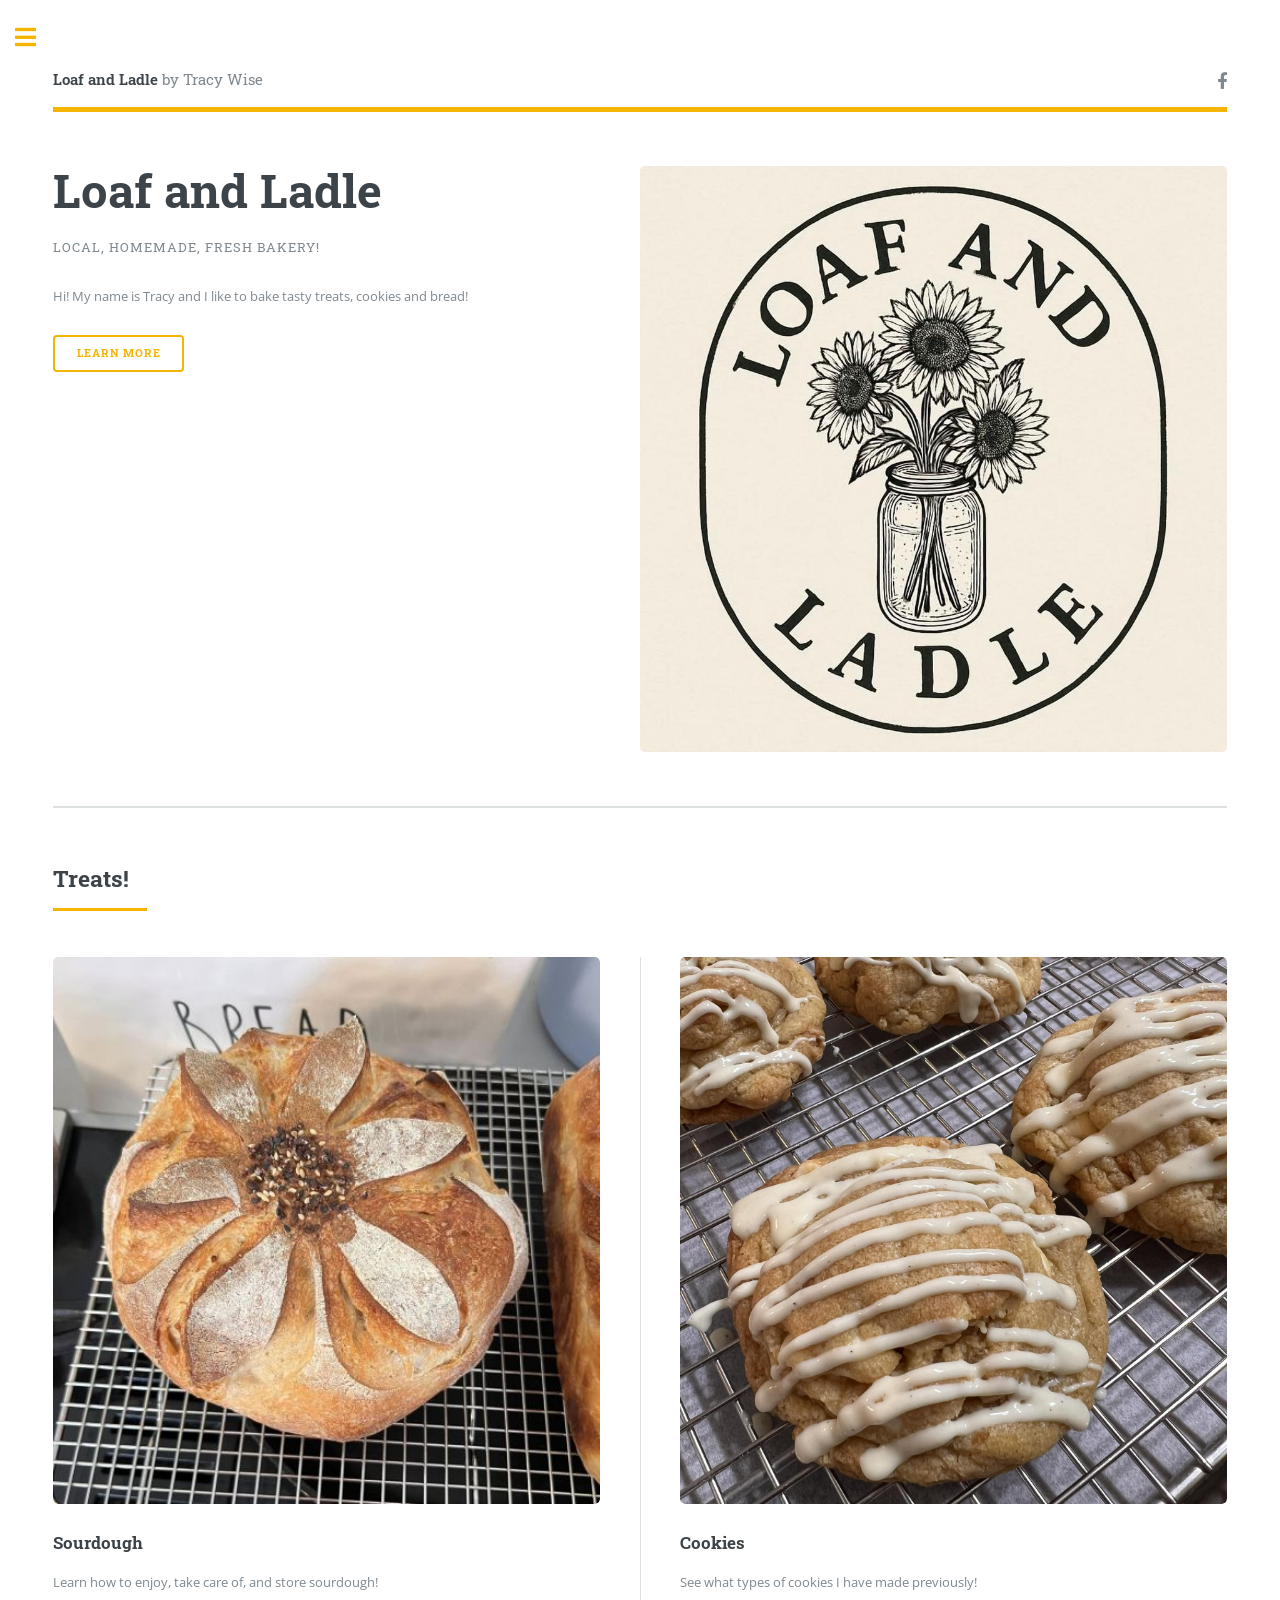
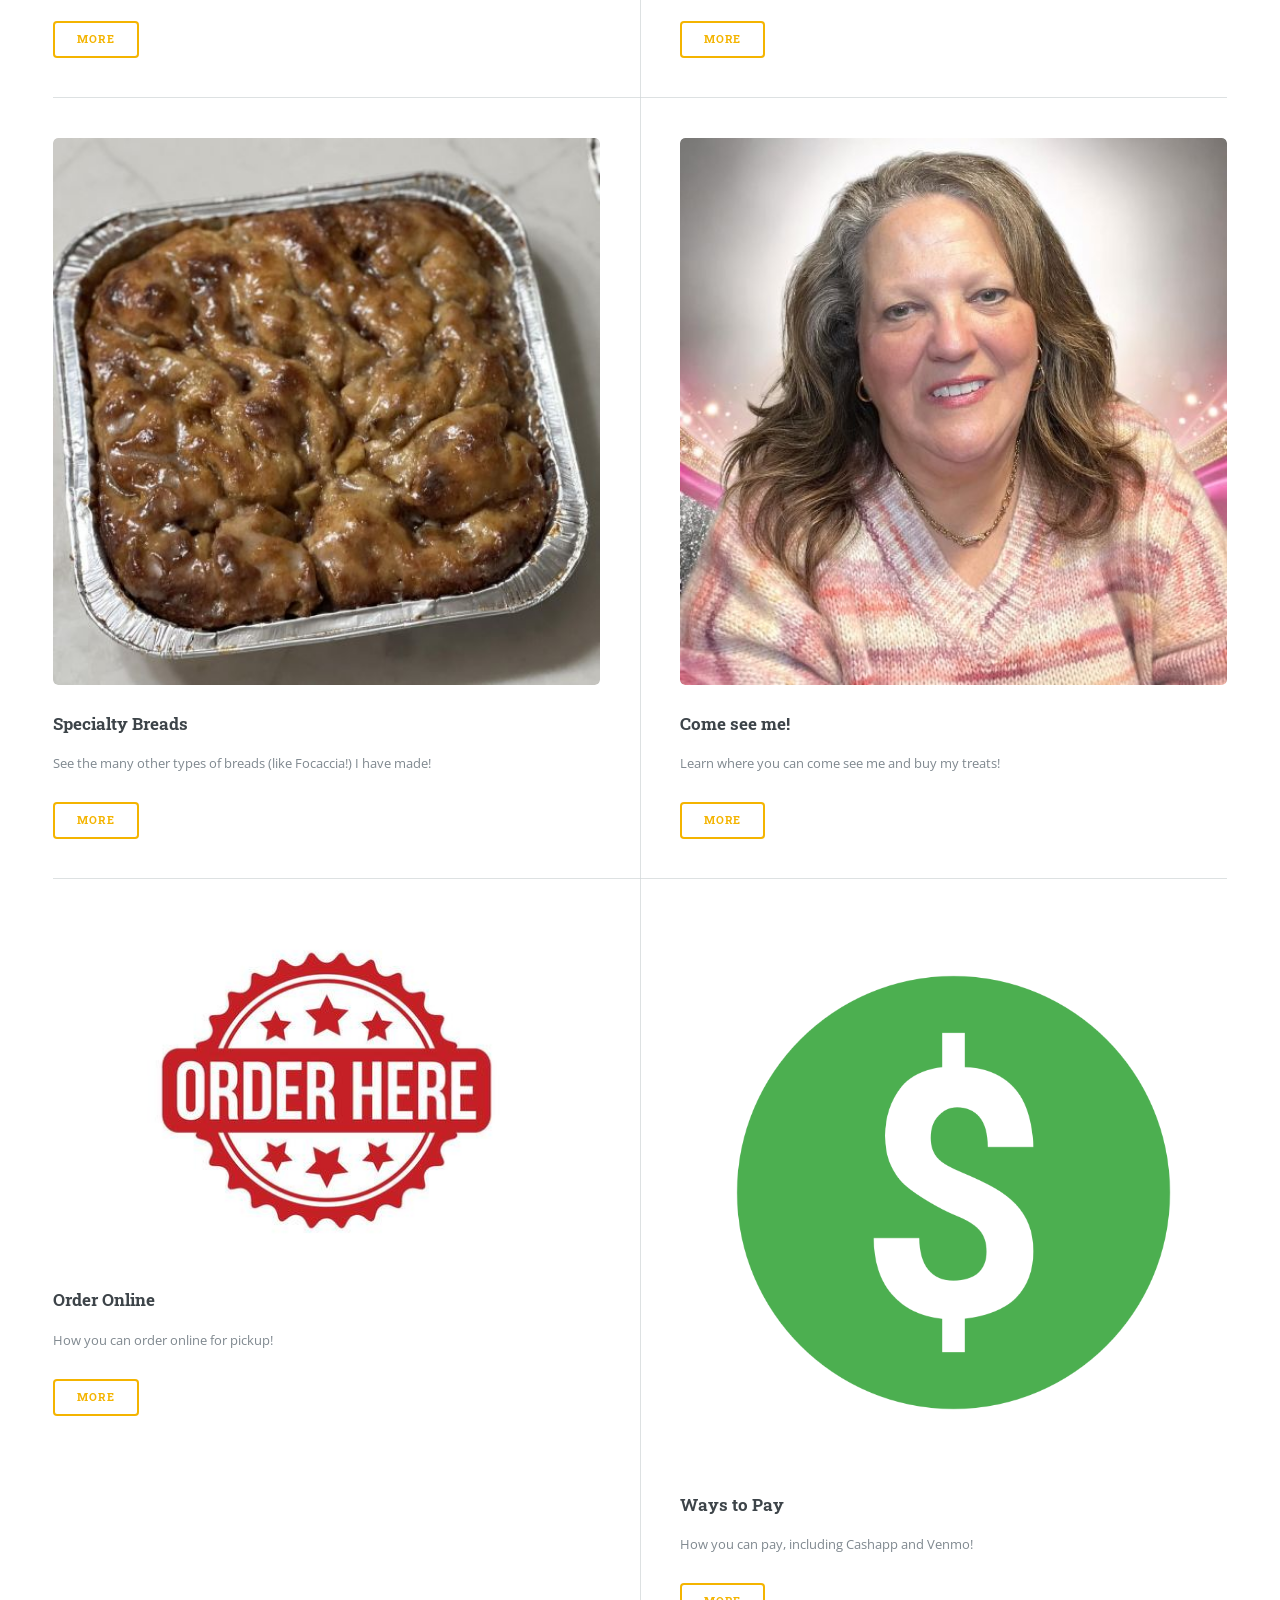
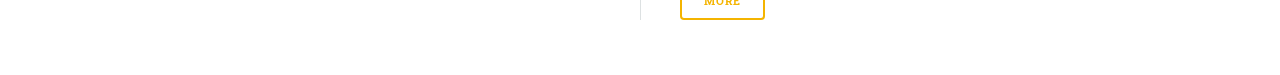
<file: index.html>
<!DOCTYPE HTML>
<!--
	Editorial by HTML5 UP
	html5up.net | @ajlkn
	Free for personal and commercial use under the CCA 3.0 license (html5up.net/license)
-->
<html>
	<head>
    <title>Loaf and Ladle</title>
    <meta charset="utf-8" />
    <meta name="viewport" content="width=device-width, initial-scale=1, user-scalable=no" />

   <link rel="apple-touch-icon" sizes="180x180" href="./images/icons/apple-touch-icon.png">
	<link rel="icon" type="image/png" sizes="32x32" href="./images/icons/favicon-32x32.png">
	<link rel="icon" type="image/png" sizes="16x16" href="./images/icons/favicon-16x16.png">

	<meta name="theme-color" content="#f4b400">
	<meta name="apple-mobile-web-app-capable" content="yes">
	<meta name="apple-mobile-web-app-status-bar-style" content="default">

    <link rel="stylesheet" href="assets/css/main.css" />
</head>
	<body class="is-preload">

		<!-- Wrapper -->
			<div id="wrapper">

				<!-- Main -->
					<div id="main">
						<div class="inner">

							<!-- Header -->
								<header id="header">
									<a href="index.html" class="logo"><strong>Loaf and Ladle</strong> by Tracy Wise</a>
									<ul class="icons">
										<li><a href="https://www.facebook.com/profile.php?id=61578693921064" class="icon brands fa-facebook-f"><span class="label">Facebook</span></a></li>
									</ul>
								</header>

							<!-- Banner -->
								<section id="banner">
									<div class="content">
										<header>
											<h1>Loaf and Ladle</h1>
											<p>Local, homemade, fresh bakery!</p>
										</header>
										<p>Hi! My name is Tracy and I like to bake tasty treats, cookies and bread!</p>
										<ul class="actions">
											<li><a href="about.html" class="button big">Learn More</a></li>
										</ul>
									</div>
									<span class="image object home-logo">
									<img src="images/logo.jpg" alt="" />
									</span>
								</section>

							<!-- About -->
								<section>
									<header class="major">
										<h2>Treats!</h2>
									</header>
									<div class="posts">
										<article>
											<a href="#" class="image"><img src="images/flower-sd-loaf.jpg" alt="" /></a>
											<h3>Sourdough</h3>
											<p>Learn how to enjoy, take care of, and store sourdough!</p>
											<ul class="actions">
												<li><a href="#sourdough-popup" class="button">More</a></li>
											</ul>
										</article>
										<article>
											<a href="#" class="image"><img src="images/banana-cookie.jpg" alt="" /></a>
											<h3>Cookies</h3>
											<p>See what types of cookies I have made previously!</p>
											<ul class="actions">
												<li><a href="#cookies" class="button">More</a></li>
											</ul>
										</article>
										<article>
											<a href="#" class="image"><img src="images/apcin-focaccia.jpg" alt="" /></a>
											<h3>Specialty Breads</h3>
												<p>See the many other types of breads (like Focaccia!) I have made!</p>
											<ul class="actions">
												<li><a href="#" class="button">More</a></li>
											</ul>
										</article>
										<article>
											<a href="#" class="image"><img src="images/tracy.jpg" alt="" /></a>
											<h3>Come see me!</h3>
												<p>Learn where you can come see me and buy my treats!</p>
											<ul class="actions">
												<li><a href="#" class="button">More</a></li>
											</ul>
										</article>
										<article>
											<a href="#" class="image"><img src="images/order.jpg" alt="" /></a>
											<h3>Order Online</h3>
											<p>How you can order online for pickup!</p>
											<ul class="actions">
												<li><a href="#" class="button">More</a></li>
											</ul>
										</article>
										<article>
											<a href="#" class="image"><img src="images/dollar.png" alt="" /></a>
											<h3>Ways to Pay</h3>
											<p>How you can pay, including Cashapp and Venmo!</p>
											<ul class="actions">
												<li><a href="#" class="button">More</a></li>
											</ul>
										</article>
									</div>
								</section>

						</div>
					</div>

				<!-- Sidebar -->
					<div id="sidebar">
						<div class="inner">

							<!-- Search -->
								<section id="search" class="alt">
									<form method="post" action="#">
										<input type="text" name="query" id="query" placeholder="Search" />
									</form>
								</section>

							<!-- Menu -->
								<nav id="menu">
								<div id="articles"></div>
									<header class="major">
										<h2>Menu</h2>
									</header>
									<ul>
										<li><a href="index.html">Homepage</a></li>
										<li><a href="about.html">About Me</a></li>
										<li><a href="menu.html">Regular Menu</a></li>
										<li>
											<span class="opener">Products</span>
											<ul>
												<li><a href="menu.html">Bread</a></li>
												<li><a href="menu.html">Cookies</a></li>
												<li><a href="#">Preserves</a></li>
												<li><a href="#">Diet Friendly</a></li>
											</ul>
										</li>
									</ul>
								</nav>

							<!-- Section -->
								<section>
									<header class="major">
										<h2>Get in touch</h2>
									</header>
									<p>Be sure to come see me out and about or visit my facebook for the latest on pop up sales!.</p>
									<ul class="contact">
										<li class="icon solid fa-envelope"><a href="#">twise@loafandladleshop.com</a></li>
										<li class="icon solid fa-phone">(205) 522-8595</li>
										<li class="icon solid fa-home">Cottage food buisness based in<br />
										Jasper, AL, United States, 35503</li>
									</ul>
								</section>

							<!-- Articles -->
							<div id="sourdough-popup" class="article-popup">
							<div class="popup-content">
								<a href="#articles" class="popup-close">&times;</a>
								<h2>Sourdough</h2>
								<p>
									See my many sourdough options on the Menu page!
								</p>
							</div>
							</div>
							
							<div id="cookies" class="article-popup">
							<div class="popup-content">
								<a href="#articles" class="popup-close">&times;</a>
								<h2>Cookies</h2>
								<p>
									See my many cookie options on the Menu page!
								</p>
							</div>
							</div>


							<!-- Footer -->
								<footer id="footer">
									<p class="copyright">&copy; Loaf and Ladle. All rights reserved.</p>
								</footer>

						</div>
					</div>

			</div>

		<!-- Scripts -->
			<script src="assets/js/jquery.min.js"></script>
			<script src="assets/js/browser.min.js"></script>
			<script src="assets/js/breakpoints.min.js"></script>
			<script src="assets/js/util.js"></script>
			<script src="assets/js/main.js"></script>

	</body>
</html>
</file>
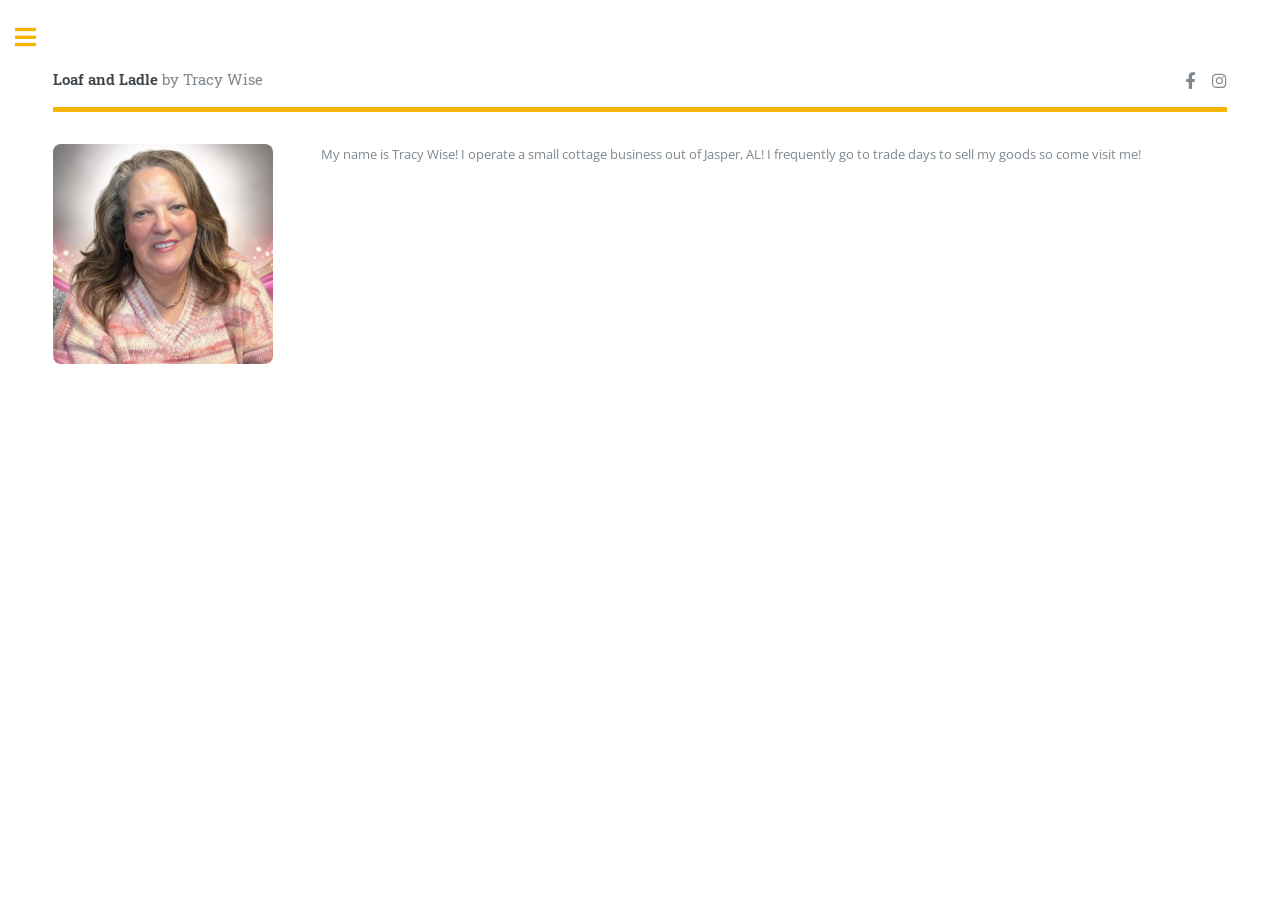
<file: about.html>
<!DOCTYPE HTML>
<!--
	Editorial by HTML5 UP
	html5up.net | @ajlkn
	Free for personal and commercial use under the CCA 3.0 license (html5up.net/license)
-->
<html>
	<head>
		<title>About me!</title>
		<meta charset="utf-8" />
		<meta name="viewport" content="width=device-width, initial-scale=1, user-scalable=no" />
		<link rel="stylesheet" href="assets/css/main.css" />
	</head>
	<body class="is-preload">

		<!-- Wrapper -->
			<div id="wrapper">

				<!-- Main -->
					<div id="main">
						<div class="inner">

								<!-- Header -->
								<header id="header">
									<a href="index.html" class="logo"><strong>Loaf and Ladle</strong> by Tracy Wise</a>
									<ul class="icons">
										<li><a href="#" class="icon brands fa-facebook-f"><span class="label">Facebook</span></a></li>
										<li><a href="#" class="icon brands fa-instagram"><span class="label">Instagram</span></a></li>
									</ul>
								</header>


							<!-- Content -->
							<div class="about-flex">

							<div class="about-image">
								<img src="images/tracy.jpg" alt="Tracy Wise" />
							</div>

							<div class="about-text">
								<p>
									My name is Tracy Wise! I operate a small cottage business out of Jasper, AL!
									I frequently go to trade days to sell my goods so come visit me!
								</p>
							</div>

						</div>

						</div>
					</div>

				<!-- Sidebar -->
					<div id="sidebar">
						<div class="inner">

							<!-- Search -->
								<section id="search" class="alt">
									<form method="post" action="#">
										<input type="text" name="query" id="query" placeholder="Search" />
									</form>
								</section>

							<!-- Menu -->
								<nav id="menu">
									<header class="major">
										<h2>Menu</h2>
									</header>
									<ul>
										<li><a href="index.html">Homepage</a></li>
										<li><a href="about.html">About Me</a></li>
										<li><a href="menu.html">Regular Menu</a></li>
										<li>
											<span class="opener">Products</span>
											<ul>
												<li><a href="menu.html">Bread</a></li>
												<li><a href="menu.html">Cookies</a></li>
												<li><a href="#">Preserves</a></li>
												<li><a href="#">Diet Friendly</a></li>
											</ul>
										</li>
									</ul>
								</nav>

							<!-- Section -->
								<section>
									<header class="major">
										<h2>Get in touch</h2>
									</header>
									<p>Be sure to come see me out and about or visit my facebook for the latest on pop up sales!.</p>
									<ul class="contact">
										<li class="icon solid fa-envelope"><a href="#">twise@loafandladleshop.com</a></li>
										<li class="icon solid fa-phone">(205) 522-8595</li>
										<li class="icon solid fa-home">Cottage food buisness based in<br />
										Jasper, AL, United States, 35503</li>
									</ul>
								</section>

							<!-- Footer -->
								<footer id="footer">
									<p class="copyright">&copy; Loaf and Ladle. All rights reserved.</p>
								</footer>

						</div>
					</div>

			</div>

		<!-- Scripts -->
			<script src="assets/js/jquery.min.js"></script>
			<script src="assets/js/browser.min.js"></script>
			<script src="assets/js/breakpoints.min.js"></script>
			<script src="assets/js/util.js"></script>
			<script src="assets/js/main.js"></script>

	</body>
</html>
</file>
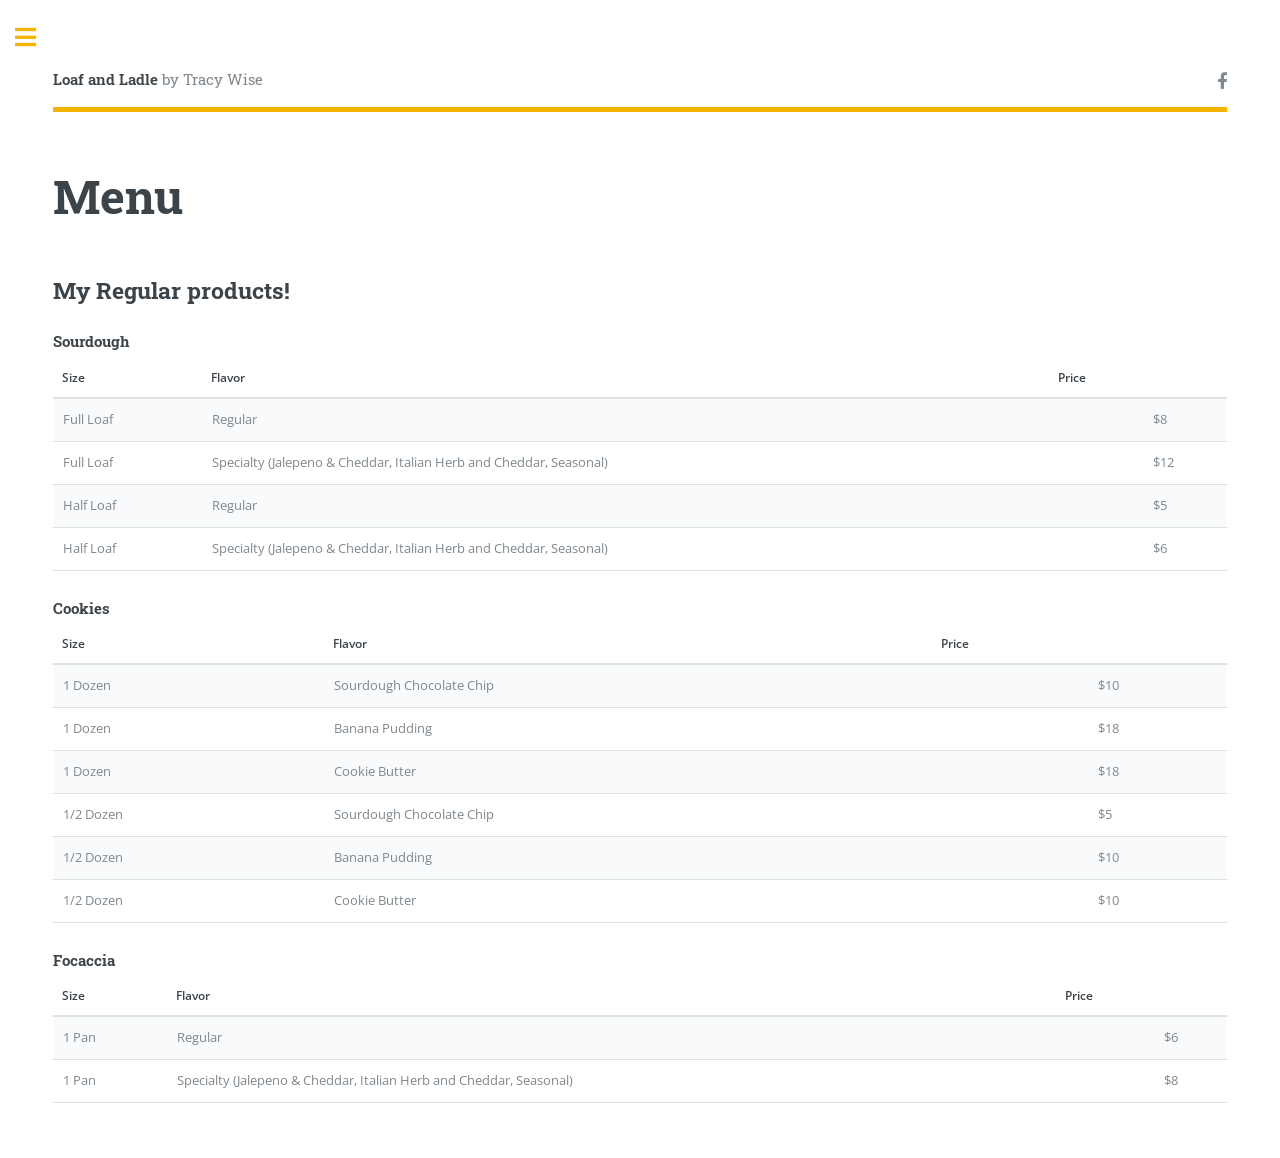
<file: menu.html>
<!DOCTYPE HTML>
<!--
	Editorial by HTML5 UP
	html5up.net | @ajlkn
	Free for personal and commercial use under the CCA 3.0 license (html5up.net/license)
-->
<html>
	<head>
		<title>Menu</title>
		<meta charset="utf-8" />
		<meta name="viewport" content="width=device-width, initial-scale=1, user-scalable=no" />
		<link rel="stylesheet" href="assets/css/main.css" />
	</head>
	<body class="is-preload">

		<!-- Wrapper -->
			<div id="wrapper">

				<!-- Main -->
					<div id="main">
						<div class="inner">

						<!-- Header -->
								<header id="header">
									<a href="index.html" class="logo"><strong>Loaf and Ladle</strong> by Tracy Wise</a>
									<ul class="icons">
										<li><a href="#" class="icon brands fa-facebook-f"><span class="label">Facebook</span></a></li>
									</ul>
								</header>

							<!-- Content -->
								<section>
									<header class="main">
										<h1>Menu</h1>
									</header>

									<!-- Content -->
										<h2 id="content">My Regular products!</h2>
										
												<!-- Table -->
												
													<div class="table-wrapper">
														<table>
														<h4>Sourdough</h4>
															<thead>
																<tr>
																	<th>Size</th>
																	<th>Flavor</th>
																	<th>Price</th>
																</tr>
															</thead>
															<tbody>
																<tr>
																	<td>Full Loaf</td>
																	<td>Regular<td>
																	<td>$8</td>
																</tr>
																<tr>
																	<td>Full Loaf</td>
																	<td>Specialty (Jalepeno & Cheddar, Italian Herb and Cheddar, Seasonal)<td>
																	<td>$12</td>
																</tr>
																<tr>
																	<td>Half Loaf</td>
																	<td>Regular<td>
																	<td>$5</td>
																</tr>
																<tr>
																	<td>Half Loaf</td>
																	<td>Specialty (Jalepeno & Cheddar, Italian Herb and Cheddar, Seasonal)<td>
																	<td>$6</td>
																</tr>
															</tbody>
														</table>
														<table>
														<h4>Cookies</h4>
															<thead>
																<tr>
																	<th>Size</th>
																	<th>Flavor</th>
																	<th>Price</th>
																</tr>
															</thead>
															<tbody>
																<tr>
																	<td>1 Dozen</td>
																	<td>Sourdough Chocolate Chip<td>
																	<td>$10</td>
																</tr>
																<tr>
																	<td>1 Dozen</td>
																	<td>Banana Pudding<td>
																	<td>$18</td>
																</tr>
																<tr>
																	<td>1 Dozen</td>
																	<td>Cookie Butter<td>
																	<td>$18</td>
																</tr>
																<tr>
																	<td>1/2 Dozen</td>
																	<td>Sourdough Chocolate Chip<td>
																	<td>$5</td>
																</tr>
																<tr>
																	<td>1/2 Dozen</td>
																	<td>Banana Pudding<td>
																	<td>$10</td>
																</tr>
																<tr>
																	<td>1/2 Dozen</td>
																	<td>Cookie Butter<td>
																	<td>$10</td>
																</tr>
															</tbody>
														</table>
														<table>
														<h4>Focaccia</h4>
															<thead>
																<tr>
																	<th>Size</th>
																	<th>Flavor</th>
																	<th>Price</th>
																</tr>
															</thead>
															<tbody>
																<tr>
																	<td>1 Pan</td>
																	<td>Regular<td>
																	<td>$6</td>
																</tr>
																<tr>
																	<td>1 Pan</td>
																	<td>Specialty (Jalepeno & Cheddar, Italian Herb and Cheddar, Seasonal)<td>
																	<td>$8</td>
																</tr>
															</tbody>
														</table>
													</div>



											

								</section>

						</div>
					</div>

				<!-- Sidebar -->
					<div id="sidebar">
						<div class="inner">

							<!-- Search -->
								<section id="search" class="alt">
									<form method="post" action="#">
										<input type="text" name="query" id="query" placeholder="Search" />
									</form>
								</section>

							<!-- Menu -->
								<nav id="menu">
									<header class="major">
										<h2>Menu</h2>
									</header>
									<ul>
										<li><a href="index.html">Homepage</a></li>
										<li><a href="about.html">About Me</a></li>
										<li><a href="menu.html">Regular Menu</a></li>
										<li>
											<span class="opener">Products</span>
											<ul>
												<li><a href="menu.html">Bread</a></li>
												<li><a href="menu.html">Cookies</a></li>
												<li><a href="#">Preserves</a></li>
												<li><a href="#">Diet Friendly</a></li>
											</ul>
										</li>
									</ul>
								</nav>

							<!-- Section -->
								<section>
									<header class="major">
										<h2>Get in touch</h2>
									</header>
									<p>Be sure to come see me out and about or visit my facebook for the latest on pop up sales!.</p>
									<ul class="contact">
										<li class="icon solid fa-envelope"><a href="#">twise@loafandladleshop.com</a></li>
										<li class="icon solid fa-phone">(205) 522-8595</li>
										<li class="icon solid fa-home">Cottage food buisness based in<br />
										Jasper, AL, United States, 35503</li>
									</ul>
								</section>

							<!-- Footer -->
								<footer id="footer">
									<p class="copyright">&copy; Loaf and Ladle. All rights reserved.</p>
								</footer>

						</div>
					</div>

			</div>

		<!-- Scripts -->
			<script src="assets/js/jquery.min.js"></script>
			<script src="assets/js/browser.min.js"></script>
			<script src="assets/js/breakpoints.min.js"></script>
			<script src="assets/js/util.js"></script>
			<script src="assets/js/main.js"></script>

	</body>
</html>
</file>
<file: assets/css/main.css>
@import url(fontawesome-all.min.css);
@import url("https://fonts.googleapis.com/css?family=Open+Sans:400,600,400italic,600italic|Roboto+Slab:400,700");
/*
	Editorial by HTML5 UP
	html5up.net | @ajlkn
	Free for personal and commercial use under the CCA 3.0 license (html5up.net/license)
*/
html, body, div, span, applet, object,
iframe, h1, h2, h3, h4, h5, h6, p, blockquote,
pre, a, abbr, acronym, address, big, cite,
code, del, dfn, em, img, ins, kbd, q, s, samp,
small, strike, strong, sub, sup, tt, var, b,
u, i, center, dl, dt, dd, ol, ul, li, fieldset,
form, label, legend, table, caption, tbody,
tfoot, thead, tr, th, td, article, aside,
canvas, details, embed, figure, figcaption,
footer, header, hgroup, menu, nav, output, ruby,
section, summary, time, mark, audio, video {
  margin: 0;
  padding: 0;
  border: 0;
  font-size: 100%;
  font: inherit;
  vertical-align: baseline; }

article, aside, details, figcaption, figure,
footer, header, hgroup, menu, nav, section {
  display: block; }

body {
  line-height: 1; }

ol, ul {
  list-style: none; }

blockquote, q {
  quotes: none; }
  blockquote:before, blockquote:after, q:before, q:after {
    content: '';
    content: none; }

table {
  border-collapse: collapse;
  border-spacing: 0; }

body {
  -webkit-text-size-adjust: none; }

mark {
  background-color: transparent;
  color: inherit; }

input::-moz-focus-inner {
  border: 0;
  padding: 0; }

input, select, textarea {
  -moz-appearance: none;
  -webkit-appearance: none;
  -ms-appearance: none;
  appearance: none; }

/* Basic */
@-ms-viewport {
  width: device-width; }

body {
  -ms-overflow-style: scrollbar; }

@media screen and (max-width: 480px) {
  html, body {
    min-width: 320px; } }

html {
  box-sizing: border-box; }

*, *:before, *:after {
  box-sizing: inherit; }

body {
  background: #ffffff; }
  body.is-preload *, body.is-preload *:before, body.is-preload *:after, body.is-resizing *, body.is-resizing *:before, body.is-resizing *:after {
    -moz-animation: none !important;
    -webkit-animation: none !important;
    -ms-animation: none !important;
    animation: none !important;
    -moz-transition: none !important;
    -webkit-transition: none !important;
    -ms-transition: none !important;
    transition: none !important; }

/* Type */
body, input, select, textarea {
  color: #7f888f;
  font-family: "Open Sans", sans-serif;
  font-size: 13pt;
  font-weight: 400;
  line-height: 1.65; }
  @media screen and (max-width: 1680px) {
    body, input, select, textarea {
      font-size: 11pt; } }
  @media screen and (max-width: 1280px) {
    body, input, select, textarea {
      font-size: 10pt; } }
  @media screen and (max-width: 360px) {
    body, input, select, textarea {
      font-size: 9pt; } }

a {
  -moz-transition: color 0.2s ease-in-out, border-bottom-color 0.2s ease-in-out;
  -webkit-transition: color 0.2s ease-in-out, border-bottom-color 0.2s ease-in-out;
  -ms-transition: color 0.2s ease-in-out, border-bottom-color 0.2s ease-in-out;
  transition: color 0.2s ease-in-out, border-bottom-color 0.2s ease-in-out;
  border-bottom: dotted 1px;
  color: #f4b400;
  text-decoration: none; }
  a:hover {
    border-bottom-color: #f4b400;
    color: #f4b400 !important; }
    a:hover strong {
      color: inherit; }

strong, b {
  color: #3d4449;
  font-weight: 600; }

em, i {
  font-style: italic; }

p {
  margin: 0 0 2em 0; }

h1, h2, h3, h4, h5, h6 {
  color: #3d4449;
  font-family: "Roboto Slab", serif;
  font-weight: 700;
  line-height: 1.5;
  margin: 0 0 1em 0; }
  h1 a, h2 a, h3 a, h4 a, h5 a, h6 a {
    color: inherit;
    text-decoration: none;
    border-bottom: 0; }

h1 {
  font-size: 4em;
  margin: 0 0 0.5em 0;
  line-height: 1.3; }

h2 {
  font-size: 1.75em; }

h3 {
  font-size: 1.25em; }

h4 {
  font-size: 1.1em; }

h5 {
  font-size: 0.9em; }

h6 {
  font-size: 0.7em; }

@media screen and (max-width: 1680px) {
  h1 {
    font-size: 3.5em; } }

@media screen and (max-width: 980px) {
  h1 {
    font-size: 3.25em; } }

@media screen and (max-width: 736px) {
  h1 {
    font-size: 2em;
    line-height: 1.4; }
  h2 {
    font-size: 1.5em; } }

sub {
  font-size: 0.8em;
  position: relative;
  top: 0.5em; }

sup {
  font-size: 0.8em;
  position: relative;
  top: -0.5em; }

blockquote {
  border-left: solid 3px rgba(210, 215, 217, 0.75);
  font-style: italic;
  margin: 0 0 2em 0;
  padding: 0.5em 0 0.5em 2em; }

code {
  background: rgba(230, 235, 237, 0.25);
  border-radius: 0.375em;
  border: solid 1px rgba(210, 215, 217, 0.75);
  font-family: "Courier New", monospace;
  font-size: 0.9em;
  margin: 0 0.25em;
  padding: 0.25em 0.65em; }

pre {
  -webkit-overflow-scrolling: touch;
  font-family: "Courier New", monospace;
  font-size: 0.9em;
  margin: 0 0 2em 0; }
  pre code {
    display: block;
    line-height: 1.75;
    padding: 1em 1.5em;
    overflow-x: auto; }

hr {
  border: 0;
  border-bottom: solid 1px rgba(210, 215, 217, 0.75);
  margin: 2em 0; }
  hr.major {
    margin: 3em 0; }

.align-left {
  text-align: left; }

.align-center {
  text-align: center; }

.align-right {
  text-align: right; }

/* Row */
.row {
  display: flex;
  flex-wrap: wrap;
  box-sizing: border-box;
  align-items: stretch; }
  .row > * {
    box-sizing: border-box; }
  .row.gtr-uniform > * > :last-child {
    margin-bottom: 0; }
  .row.aln-left {
    justify-content: flex-start; }
  .row.aln-center {
    justify-content: center; }
  .row.aln-right {
    justify-content: flex-end; }
  .row.aln-top {
    align-items: flex-start; }
  .row.aln-middle {
    align-items: center; }
  .row.aln-bottom {
    align-items: flex-end; }
  .row > .imp {
    order: -1; }
  .row > .col-1 {
    width: 8.33333%; }
  .row > .off-1 {
    margin-left: 8.33333%; }
  .row > .col-2 {
    width: 16.66667%; }
  .row > .off-2 {
    margin-left: 16.66667%; }
  .row > .col-3 {
    width: 25%; }
  .row > .off-3 {
    margin-left: 25%; }
  .row > .col-4 {
    width: 33.33333%; }
  .row > .off-4 {
    margin-left: 33.33333%; }
  .row > .col-5 {
    width: 41.66667%; }
  .row > .off-5 {
    margin-left: 41.66667%; }
  .row > .col-6 {
    width: 50%; }
  .row > .off-6 {
    margin-left: 50%; }
  .row > .col-7 {
    width: 58.33333%; }
  .row > .off-7 {
    margin-left: 58.33333%; }
  .row > .col-8 {
    width: 66.66667%; }
  .row > .off-8 {
    margin-left: 66.66667%; }
  .row > .col-9 {
    width: 75%; }
  .row > .off-9 {
    margin-left: 75%; }
  .row > .col-10 {
    width: 83.33333%; }
  .row > .off-10 {
    margin-left: 83.33333%; }
  .row > .col-11 {
    width: 91.66667%; }
  .row > .off-11 {
    margin-left: 91.66667%; }
  .row > .col-12 {
    width: 100%; }
  .row > .off-12 {
    margin-left: 100%; }
  .row.gtr-0 {
    margin-top: 0;
    margin-left: 0em; }
    .row.gtr-0 > * {
      padding: 0 0 0 0em; }
    .row.gtr-0.gtr-uniform {
      margin-top: 0em; }
      .row.gtr-0.gtr-uniform > * {
        padding-top: 0em; }
  .row.gtr-25 {
    margin-top: 0;
    margin-left: -0.375em; }
    .row.gtr-25 > * {
      padding: 0 0 0 0.375em; }
    .row.gtr-25.gtr-uniform {
      margin-top: -0.375em; }
      .row.gtr-25.gtr-uniform > * {
        padding-top: 0.375em; }
  .row.gtr-50 {
    margin-top: 0;
    margin-left: -0.75em; }
    .row.gtr-50 > * {
      padding: 0 0 0 0.75em; }
    .row.gtr-50.gtr-uniform {
      margin-top: -0.75em; }
      .row.gtr-50.gtr-uniform > * {
        padding-top: 0.75em; }
  .row {
    margin-top: 0;
    margin-left: -1.5em; }
    .row > * {
      padding: 0 0 0 1.5em; }
    .row.gtr-uniform {
      margin-top: -1.5em; }
      .row.gtr-uniform > * {
        padding-top: 1.5em; }
  .row.gtr-150 {
    margin-top: 0;
    margin-left: -2.25em; }
    .row.gtr-150 > * {
      padding: 0 0 0 2.25em; }
    .row.gtr-150.gtr-uniform {
      margin-top: -2.25em; }
      .row.gtr-150.gtr-uniform > * {
        padding-top: 2.25em; }
  .row.gtr-200 {
    margin-top: 0;
    margin-left: -3em; }
    .row.gtr-200 > * {
      padding: 0 0 0 3em; }
    .row.gtr-200.gtr-uniform {
      margin-top: -3em; }
      .row.gtr-200.gtr-uniform > * {
        padding-top: 3em; }
  @media screen and (max-width: 1680px) {
    .row {
      display: flex;
      flex-wrap: wrap;
      box-sizing: border-box;
      align-items: stretch; }
      .row > * {
        box-sizing: border-box; }
      .row.gtr-uniform > * > :last-child {
        margin-bottom: 0; }
      .row.aln-left {
        justify-content: flex-start; }
      .row.aln-center {
        justify-content: center; }
      .row.aln-right {
        justify-content: flex-end; }
      .row.aln-top {
        align-items: flex-start; }
      .row.aln-middle {
        align-items: center; }
      .row.aln-bottom {
        align-items: flex-end; }
      .row > .imp-xlarge {
        order: -1; }
      .row > .col-1-xlarge {
        width: 8.33333%; }
      .row > .off-1-xlarge {
        margin-left: 8.33333%; }
      .row > .col-2-xlarge {
        width: 16.66667%; }
      .row > .off-2-xlarge {
        margin-left: 16.66667%; }
      .row > .col-3-xlarge {
        width: 25%; }
      .row > .off-3-xlarge {
        margin-left: 25%; }
      .row > .col-4-xlarge {
        width: 33.33333%; }
      .row > .off-4-xlarge {
        margin-left: 33.33333%; }
      .row > .col-5-xlarge {
        width: 41.66667%; }
      .row > .off-5-xlarge {
        margin-left: 41.66667%; }
      .row > .col-6-xlarge {
        width: 50%; }
      .row > .off-6-xlarge {
        margin-left: 50%; }
      .row > .col-7-xlarge {
        width: 58.33333%; }
      .row > .off-7-xlarge {
        margin-left: 58.33333%; }
      .row > .col-8-xlarge {
        width: 66.66667%; }
      .row > .off-8-xlarge {
        margin-left: 66.66667%; }
      .row > .col-9-xlarge {
        width: 75%; }
      .row > .off-9-xlarge {
        margin-left: 75%; }
      .row > .col-10-xlarge {
        width: 83.33333%; }
      .row > .off-10-xlarge {
        margin-left: 83.33333%; }
      .row > .col-11-xlarge {
        width: 91.66667%; }
      .row > .off-11-xlarge {
        margin-left: 91.66667%; }
      .row > .col-12-xlarge {
        width: 100%; }
      .row > .off-12-xlarge {
        margin-left: 100%; }
      .row.gtr-0 {
        margin-top: 0;
        margin-left: 0em; }
        .row.gtr-0 > * {
          padding: 0 0 0 0em; }
        .row.gtr-0.gtr-uniform {
          margin-top: 0em; }
          .row.gtr-0.gtr-uniform > * {
            padding-top: 0em; }
      .row.gtr-25 {
        margin-top: 0;
        margin-left: -0.375em; }
        .row.gtr-25 > * {
          padding: 0 0 0 0.375em; }
        .row.gtr-25.gtr-uniform {
          margin-top: -0.375em; }
          .row.gtr-25.gtr-uniform > * {
            padding-top: 0.375em; }
      .row.gtr-50 {
        margin-top: 0;
        margin-left: -0.75em; }
        .row.gtr-50 > * {
          padding: 0 0 0 0.75em; }
        .row.gtr-50.gtr-uniform {
          margin-top: -0.75em; }
          .row.gtr-50.gtr-uniform > * {
            padding-top: 0.75em; }
      .row {
        margin-top: 0;
        margin-left: -1.5em; }
        .row > * {
          padding: 0 0 0 1.5em; }
        .row.gtr-uniform {
          margin-top: -1.5em; }
          .row.gtr-uniform > * {
            padding-top: 1.5em; }
      .row.gtr-150 {
        margin-top: 0;
        margin-left: -2.25em; }
        .row.gtr-150 > * {
          padding: 0 0 0 2.25em; }
        .row.gtr-150.gtr-uniform {
          margin-top: -2.25em; }
          .row.gtr-150.gtr-uniform > * {
            padding-top: 2.25em; }
      .row.gtr-200 {
        margin-top: 0;
        margin-left: -3em; }
        .row.gtr-200 > * {
          padding: 0 0 0 3em; }
        .row.gtr-200.gtr-uniform {
          margin-top: -3em; }
          .row.gtr-200.gtr-uniform > * {
            padding-top: 3em; } }
  @media screen and (max-width: 1280px) {
    .row {
      display: flex;
      flex-wrap: wrap;
      box-sizing: border-box;
      align-items: stretch; }
      .row > * {
        box-sizing: border-box; }
      .row.gtr-uniform > * > :last-child {
        margin-bottom: 0; }
      .row.aln-left {
        justify-content: flex-start; }
      .row.aln-center {
        justify-content: center; }
      .row.aln-right {
        justify-content: flex-end; }
      .row.aln-top {
        align-items: flex-start; }
      .row.aln-middle {
        align-items: center; }
      .row.aln-bottom {
        align-items: flex-end; }
      .row > .imp-large {
        order: -1; }
      .row > .col-1-large {
        width: 8.33333%; }
      .row > .off-1-large {
        margin-left: 8.33333%; }
      .row > .col-2-large {
        width: 16.66667%; }
      .row > .off-2-large {
        margin-left: 16.66667%; }
      .row > .col-3-large {
        width: 25%; }
      .row > .off-3-large {
        margin-left: 25%; }
      .row > .col-4-large {
        width: 33.33333%; }
      .row > .off-4-large {
        margin-left: 33.33333%; }
      .row > .col-5-large {
        width: 41.66667%; }
      .row > .off-5-large {
        margin-left: 41.66667%; }
      .row > .col-6-large {
        width: 50%; }
      .row > .off-6-large {
        margin-left: 50%; }
      .row > .col-7-large {
        width: 58.33333%; }
      .row > .off-7-large {
        margin-left: 58.33333%; }
      .row > .col-8-large {
        width: 66.66667%; }
      .row > .off-8-large {
        margin-left: 66.66667%; }
      .row > .col-9-large {
        width: 75%; }
      .row > .off-9-large {
        margin-left: 75%; }
      .row > .col-10-large {
        width: 83.33333%; }
      .row > .off-10-large {
        margin-left: 83.33333%; }
      .row > .col-11-large {
        width: 91.66667%; }
      .row > .off-11-large {
        margin-left: 91.66667%; }
      .row > .col-12-large {
        width: 100%; }
      .row > .off-12-large {
        margin-left: 100%; }
      .row.gtr-0 {
        margin-top: 0;
        margin-left: 0em; }
        .row.gtr-0 > * {
          padding: 0 0 0 0em; }
        .row.gtr-0.gtr-uniform {
          margin-top: 0em; }
          .row.gtr-0.gtr-uniform > * {
            padding-top: 0em; }
      .row.gtr-25 {
        margin-top: 0;
        margin-left: -0.375em; }
        .row.gtr-25 > * {
          padding: 0 0 0 0.375em; }
        .row.gtr-25.gtr-uniform {
          margin-top: -0.375em; }
          .row.gtr-25.gtr-uniform > * {
            padding-top: 0.375em; }
      .row.gtr-50 {
        margin-top: 0;
        margin-left: -0.75em; }
        .row.gtr-50 > * {
          padding: 0 0 0 0.75em; }
        .row.gtr-50.gtr-uniform {
          margin-top: -0.75em; }
          .row.gtr-50.gtr-uniform > * {
            padding-top: 0.75em; }
      .row {
        margin-top: 0;
        margin-left: -1.5em; }
        .row > * {
          padding: 0 0 0 1.5em; }
        .row.gtr-uniform {
          margin-top: -1.5em; }
          .row.gtr-uniform > * {
            padding-top: 1.5em; }
      .row.gtr-150 {
        margin-top: 0;
        margin-left: -2.25em; }
        .row.gtr-150 > * {
          padding: 0 0 0 2.25em; }
        .row.gtr-150.gtr-uniform {
          margin-top: -2.25em; }
          .row.gtr-150.gtr-uniform > * {
            padding-top: 2.25em; }
      .row.gtr-200 {
        margin-top: 0;
        margin-left: -3em; }
        .row.gtr-200 > * {
          padding: 0 0 0 3em; }
        .row.gtr-200.gtr-uniform {
          margin-top: -3em; }
          .row.gtr-200.gtr-uniform > * {
            padding-top: 3em; } }
  @media screen and (max-width: 980px) {
    .row {
      display: flex;
      flex-wrap: wrap;
      box-sizing: border-box;
      align-items: stretch; }
      .row > * {
        box-sizing: border-box; }
      .row.gtr-uniform > * > :last-child {
        margin-bottom: 0; }
      .row.aln-left {
        justify-content: flex-start; }
      .row.aln-center {
        justify-content: center; }
      .row.aln-right {
        justify-content: flex-end; }
      .row.aln-top {
        align-items: flex-start; }
      .row.aln-middle {
        align-items: center; }
      .row.aln-bottom {
        align-items: flex-end; }
      .row > .imp-medium {
        order: -1; }
      .row > .col-1-medium {
        width: 8.33333%; }
      .row > .off-1-medium {
        margin-left: 8.33333%; }
      .row > .col-2-medium {
        width: 16.66667%; }
      .row > .off-2-medium {
        margin-left: 16.66667%; }
      .row > .col-3-medium {
        width: 25%; }
      .row > .off-3-medium {
        margin-left: 25%; }
      .row > .col-4-medium {
        width: 33.33333%; }
      .row > .off-4-medium {
        margin-left: 33.33333%; }
      .row > .col-5-medium {
        width: 41.66667%; }
      .row > .off-5-medium {
        margin-left: 41.66667%; }
      .row > .col-6-medium {
        width: 50%; }
      .row > .off-6-medium {
        margin-left: 50%; }
      .row > .col-7-medium {
        width: 58.33333%; }
      .row > .off-7-medium {
        margin-left: 58.33333%; }
      .row > .col-8-medium {
        width: 66.66667%; }
      .row > .off-8-medium {
        margin-left: 66.66667%; }
      .row > .col-9-medium {
        width: 75%; }
      .row > .off-9-medium {
        margin-left: 75%; }
      .row > .col-10-medium {
        width: 83.33333%; }
      .row > .off-10-medium {
        margin-left: 83.33333%; }
      .row > .col-11-medium {
        width: 91.66667%; }
      .row > .off-11-medium {
        margin-left: 91.66667%; }
      .row > .col-12-medium {
        width: 100%; }
      .row > .off-12-medium {
        margin-left: 100%; }
      .row.gtr-0 {
        margin-top: 0;
        margin-left: 0em; }
        .row.gtr-0 > * {
          padding: 0 0 0 0em; }
        .row.gtr-0.gtr-uniform {
          margin-top: 0em; }
          .row.gtr-0.gtr-uniform > * {
            padding-top: 0em; }
      .row.gtr-25 {
        margin-top: 0;
        margin-left: -0.375em; }
        .row.gtr-25 > * {
          padding: 0 0 0 0.375em; }
        .row.gtr-25.gtr-uniform {
          margin-top: -0.375em; }
          .row.gtr-25.gtr-uniform > * {
            padding-top: 0.375em; }
      .row.gtr-50 {
        margin-top: 0;
        margin-left: -0.75em; }
        .row.gtr-50 > * {
          padding: 0 0 0 0.75em; }
        .row.gtr-50.gtr-uniform {
          margin-top: -0.75em; }
          .row.gtr-50.gtr-uniform > * {
            padding-top: 0.75em; }
      .row {
        margin-top: 0;
        margin-left: -1.5em; }
        .row > * {
          padding: 0 0 0 1.5em; }
        .row.gtr-uniform {
          margin-top: -1.5em; }
          .row.gtr-uniform > * {
            padding-top: 1.5em; }
      .row.gtr-150 {
        margin-top: 0;
        margin-left: -2.25em; }
        .row.gtr-150 > * {
          padding: 0 0 0 2.25em; }
        .row.gtr-150.gtr-uniform {
          margin-top: -2.25em; }
          .row.gtr-150.gtr-uniform > * {
            padding-top: 2.25em; }
      .row.gtr-200 {
        margin-top: 0;
        margin-left: -3em; }
        .row.gtr-200 > * {
          padding: 0 0 0 3em; }
        .row.gtr-200.gtr-uniform {
          margin-top: -3em; }
          .row.gtr-200.gtr-uniform > * {
            padding-top: 3em; } }
  @media screen and (max-width: 736px) {
    .row {
      display: flex;
      flex-wrap: wrap;
      box-sizing: border-box;
      align-items: stretch; }
      .row > * {
        box-sizing: border-box; }
      .row.gtr-uniform > * > :last-child {
        margin-bottom: 0; }
      .row.aln-left {
        justify-content: flex-start; }
      .row.aln-center {
        justify-content: center; }
      .row.aln-right {
        justify-content: flex-end; }
      .row.aln-top {
        align-items: flex-start; }
      .row.aln-middle {
        align-items: center; }
      .row.aln-bottom {
        align-items: flex-end; }
      .row > .imp-small {
        order: -1; }
      .row > .col-1-small {
        width: 8.33333%; }
      .row > .off-1-small {
        margin-left: 8.33333%; }
      .row > .col-2-small {
        width: 16.66667%; }
      .row > .off-2-small {
        margin-left: 16.66667%; }
      .row > .col-3-small {
        width: 25%; }
      .row > .off-3-small {
        margin-left: 25%; }
      .row > .col-4-small {
        width: 33.33333%; }
      .row > .off-4-small {
        margin-left: 33.33333%; }
      .row > .col-5-small {
        width: 41.66667%; }
      .row > .off-5-small {
        margin-left: 41.66667%; }
      .row > .col-6-small {
        width: 50%; }
      .row > .off-6-small {
        margin-left: 50%; }
      .row > .col-7-small {
        width: 58.33333%; }
      .row > .off-7-small {
        margin-left: 58.33333%; }
      .row > .col-8-small {
        width: 66.66667%; }
      .row > .off-8-small {
        margin-left: 66.66667%; }
      .row > .col-9-small {
        width: 75%; }
      .row > .off-9-small {
        margin-left: 75%; }
      .row > .col-10-small {
        width: 83.33333%; }
      .row > .off-10-small {
        margin-left: 83.33333%; }
      .row > .col-11-small {
        width: 91.66667%; }
      .row > .off-11-small {
        margin-left: 91.66667%; }
      .row > .col-12-small {
        width: 100%; }
      .row > .off-12-small {
        margin-left: 100%; }
      .row.gtr-0 {
        margin-top: 0;
        margin-left: 0em; }
        .row.gtr-0 > * {
          padding: 0 0 0 0em; }
        .row.gtr-0.gtr-uniform {
          margin-top: 0em; }
          .row.gtr-0.gtr-uniform > * {
            padding-top: 0em; }
      .row.gtr-25 {
        margin-top: 0;
        margin-left: -0.375em; }
        .row.gtr-25 > * {
          padding: 0 0 0 0.375em; }
        .row.gtr-25.gtr-uniform {
          margin-top: -0.375em; }
          .row.gtr-25.gtr-uniform > * {
            padding-top: 0.375em; }
      .row.gtr-50 {
        margin-top: 0;
        margin-left: -0.75em; }
        .row.gtr-50 > * {
          padding: 0 0 0 0.75em; }
        .row.gtr-50.gtr-uniform {
          margin-top: -0.75em; }
          .row.gtr-50.gtr-uniform > * {
            padding-top: 0.75em; }
      .row {
        margin-top: 0;
        margin-left: -1.5em; }
        .row > * {
          padding: 0 0 0 1.5em; }
        .row.gtr-uniform {
          margin-top: -1.5em; }
          .row.gtr-uniform > * {
            padding-top: 1.5em; }
      .row.gtr-150 {
        margin-top: 0;
        margin-left: -2.25em; }
        .row.gtr-150 > * {
          padding: 0 0 0 2.25em; }
        .row.gtr-150.gtr-uniform {
          margin-top: -2.25em; }
          .row.gtr-150.gtr-uniform > * {
            padding-top: 2.25em; }
      .row.gtr-200 {
        margin-top: 0;
        margin-left: -3em; }
        .row.gtr-200 > * {
          padding: 0 0 0 3em; }
        .row.gtr-200.gtr-uniform {
          margin-top: -3em; }
          .row.gtr-200.gtr-uniform > * {
            padding-top: 3em; } }
  @media screen and (max-width: 480px) {
    .row {
      display: flex;
      flex-wrap: wrap;
      box-sizing: border-box;
      align-items: stretch; }
      .row > * {
        box-sizing: border-box; }
      .row.gtr-uniform > * > :last-child {
        margin-bottom: 0; }
      .row.aln-left {
        justify-content: flex-start; }
      .row.aln-center {
        justify-content: center; }
      .row.aln-right {
        justify-content: flex-end; }
      .row.aln-top {
        align-items: flex-start; }
      .row.aln-middle {
        align-items: center; }
      .row.aln-bottom {
        align-items: flex-end; }
      .row > .imp-xsmall {
        order: -1; }
      .row > .col-1-xsmall {
        width: 8.33333%; }
      .row > .off-1-xsmall {
        margin-left: 8.33333%; }
      .row > .col-2-xsmall {
        width: 16.66667%; }
      .row > .off-2-xsmall {
        margin-left: 16.66667%; }
      .row > .col-3-xsmall {
        width: 25%; }
      .row > .off-3-xsmall {
        margin-left: 25%; }
      .row > .col-4-xsmall {
        width: 33.33333%; }
      .row > .off-4-xsmall {
        margin-left: 33.33333%; }
      .row > .col-5-xsmall {
        width: 41.66667%; }
      .row > .off-5-xsmall {
        margin-left: 41.66667%; }
      .row > .col-6-xsmall {
        width: 50%; }
      .row > .off-6-xsmall {
        margin-left: 50%; }
      .row > .col-7-xsmall {
        width: 58.33333%; }
      .row > .off-7-xsmall {
        margin-left: 58.33333%; }
      .row > .col-8-xsmall {
        width: 66.66667%; }
      .row > .off-8-xsmall {
        margin-left: 66.66667%; }
      .row > .col-9-xsmall {
        width: 75%; }
      .row > .off-9-xsmall {
        margin-left: 75%; }
      .row > .col-10-xsmall {
        width: 83.33333%; }
      .row > .off-10-xsmall {
        margin-left: 83.33333%; }
      .row > .col-11-xsmall {
        width: 91.66667%; }
      .row > .off-11-xsmall {
        margin-left: 91.66667%; }
      .row > .col-12-xsmall {
        width: 100%; }
      .row > .off-12-xsmall {
        margin-left: 100%; }
      .row.gtr-0 {
        margin-top: 0;
        margin-left: 0em; }
        .row.gtr-0 > * {
          padding: 0 0 0 0em; }
        .row.gtr-0.gtr-uniform {
          margin-top: 0em; }
          .row.gtr-0.gtr-uniform > * {
            padding-top: 0em; }
      .row.gtr-25 {
        margin-top: 0;
        margin-left: -0.375em; }
        .row.gtr-25 > * {
          padding: 0 0 0 0.375em; }
        .row.gtr-25.gtr-uniform {
          margin-top: -0.375em; }
          .row.gtr-25.gtr-uniform > * {
            padding-top: 0.375em; }
      .row.gtr-50 {
        margin-top: 0;
        margin-left: -0.75em; }
        .row.gtr-50 > * {
          padding: 0 0 0 0.75em; }
        .row.gtr-50.gtr-uniform {
          margin-top: -0.75em; }
          .row.gtr-50.gtr-uniform > * {
            padding-top: 0.75em; }
      .row {
        margin-top: 0;
        margin-left: -1.5em; }
        .row > * {
          padding: 0 0 0 1.5em; }
        .row.gtr-uniform {
          margin-top: -1.5em; }
          .row.gtr-uniform > * {
            padding-top: 1.5em; }
      .row.gtr-150 {
        margin-top: 0;
        margin-left: -2.25em; }
        .row.gtr-150 > * {
          padding: 0 0 0 2.25em; }
        .row.gtr-150.gtr-uniform {
          margin-top: -2.25em; }
          .row.gtr-150.gtr-uniform > * {
            padding-top: 2.25em; }
      .row.gtr-200 {
        margin-top: 0;
        margin-left: -3em; }
        .row.gtr-200 > * {
          padding: 0 0 0 3em; }
        .row.gtr-200.gtr-uniform {
          margin-top: -3em; }
          .row.gtr-200.gtr-uniform > * {
            padding-top: 3em; } }

/* Section/Article */
section.special, article.special {
  text-align: center; }

header p {
  font-family: "Roboto Slab", serif;
  font-size: 1em;
  font-weight: 400;
  letter-spacing: 0.075em;
  margin-top: -0.5em;
  text-transform: uppercase; }

header.major > :last-child {
  border-bottom: solid 3px #f4b400;
  display: inline-block;
  margin: 0 0 2em 0;
  padding: 0 0.75em 0.5em 0; }

header.main > :last-child {
  margin: 0 0 1em 0; }

/* Form */
form {
  margin: 0 0 2em 0; }

label {
  color: #3d4449;
  display: block;
  font-size: 0.9em;
  font-weight: 600;
  margin: 0 0 1em 0; }

input[type="text"],
input[type="password"],
input[type="email"],
input[type="tel"],
input[type="search"],
input[type="url"],
select,
textarea {
  -moz-appearance: none;
  -webkit-appearance: none;
  -ms-appearance: none;
  appearance: none;
  background: #ffffff;
  border-radius: 0.375em;
  border: none;
  border: solid 1px rgba(210, 215, 217, 0.75);
  color: inherit;
  display: block;
  outline: 0;
  padding: 0 1em;
  text-decoration: none;
  width: 100%; }
  input[type="text"]:invalid,
  input[type="password"]:invalid,
  input[type="email"]:invalid,
  input[type="tel"]:invalid,
  input[type="search"]:invalid,
  input[type="url"]:invalid,
  select:invalid,
  textarea:invalid {
    box-shadow: none; }
  input[type="text"]:focus,
  input[type="password"]:focus,
  input[type="email"]:focus,
  input[type="tel"]:focus,
  input[type="search"]:focus,
  input[type="url"]:focus,
  select:focus,
  textarea:focus {
    border-color: #f4b400;
    box-shadow: 0 0 0 1px #f4b400; }

select {
  background-image: url("data:image/svg+xml;charset=utf8,%3Csvg xmlns='http://www.w3.org/2000/svg' width='40' height='40' preserveAspectRatio='none' viewBox='0 0 40 40'%3E%3Cpath d='M9.4,12.3l10.4,10.4l10.4-10.4c0.2-0.2,0.5-0.4,0.9-0.4c0.3,0,0.6,0.1,0.9,0.4l3.3,3.3c0.2,0.2,0.4,0.5,0.4,0.9 c0,0.4-0.1,0.6-0.4,0.9L20.7,31.9c-0.2,0.2-0.5,0.4-0.9,0.4c-0.3,0-0.6-0.1-0.9-0.4L4.3,17.3c-0.2-0.2-0.4-0.5-0.4-0.9 c0-0.4,0.1-0.6,0.4-0.9l3.3-3.3c0.2-0.2,0.5-0.4,0.9-0.4S9.1,12.1,9.4,12.3z' fill='rgba(210, 215, 217, 0.75)' /%3E%3C/svg%3E");
  background-size: 1.25em;
  background-repeat: no-repeat;
  background-position: calc(100% - 1em) center;
  height: 2.75em;
  padding-right: 2.75em;
  text-overflow: ellipsis; }
  select option {
    color: #3d4449;
    background: #ffffff; }
  select:focus::-ms-value {
    background-color: transparent; }
  select::-ms-expand {
    display: none; }

input[type="text"],
input[type="password"],
input[type="email"],
input[type="tel"],
input[type="search"],
input[type="url"],
select {
  height: 2.75em; }

textarea {
  padding: 0.75em 1em; }

input[type="checkbox"],
input[type="radio"] {
  -moz-appearance: none;
  -webkit-appearance: none;
  -ms-appearance: none;
  appearance: none;
  display: block;
  float: left;
  margin-right: -2em;
  opacity: 0;
  width: 1em;
  z-index: -1; }
  input[type="checkbox"] + label,
  input[type="radio"] + label {
    text-decoration: none;
    color: #7f888f;
    cursor: pointer;
    display: inline-block;
    font-size: 1em;
    font-weight: 400;
    padding-left: 2.4em;
    padding-right: 0.75em;
    position: relative; }
    input[type="checkbox"] + label:before,
    input[type="radio"] + label:before {
      -moz-osx-font-smoothing: grayscale;
      -webkit-font-smoothing: antialiased;
      display: inline-block;
      font-style: normal;
      font-variant: normal;
      text-rendering: auto;
      line-height: 1;
      text-transform: none !important;
      font-family: 'Font Awesome 5 Free';
      font-weight: 900; }
    input[type="checkbox"] + label:before,
    input[type="radio"] + label:before {
      background: #ffffff;
      border-radius: 0.375em;
      border: solid 1px rgba(210, 215, 217, 0.75);
      content: '';
      display: inline-block;
      font-size: 0.8em;
      height: 2.0625em;
      left: 0;
      line-height: 2.0625em;
      position: absolute;
      text-align: center;
      top: 0;
      width: 2.0625em; }
  input[type="checkbox"]:checked + label:before,
  input[type="radio"]:checked + label:before {
    background: #3d4449;
    border-color: #3d4449;
    color: #ffffff;
    content: '\f00c'; }
  input[type="checkbox"]:focus + label:before,
  input[type="radio"]:focus + label:before {
    border-color: #f4b400;
    box-shadow: 0 0 0 1px #f4b400; }

input[type="checkbox"] + label:before {
  border-radius: 0.375em; }

input[type="radio"] + label:before {
  border-radius: 100%; }

::-webkit-input-placeholder {
  color: #9fa3a6 !important;
  opacity: 1.0; }

:-moz-placeholder {
  color: #9fa3a6 !important;
  opacity: 1.0; }

::-moz-placeholder {
  color: #9fa3a6 !important;
  opacity: 1.0; }

:-ms-input-placeholder {
  color: #9fa3a6 !important;
  opacity: 1.0; }

/* Box */
.box {
  border-radius: 0.375em;
  border: solid 1px rgba(210, 215, 217, 0.75);
  margin-bottom: 2em;
  padding: 1.5em; }
  .box > :last-child,
  .box > :last-child > :last-child,
  .box > :last-child > :last-child > :last-child {
    margin-bottom: 0; }
  .box.alt {
    border: 0;
    border-radius: 0;
    padding: 0; }

/* Icon */
.icon {
  text-decoration: none;
  border-bottom: none;
  position: relative; }
  .icon:before {
    -moz-osx-font-smoothing: grayscale;
    -webkit-font-smoothing: antialiased;
    display: inline-block;
    font-style: normal;
    font-variant: normal;
    text-rendering: auto;
    line-height: 1;
    text-transform: none !important;
    font-family: 'Font Awesome 5 Free';
    font-weight: 400; }
  .icon > .label {
    display: none; }
  .icon:before {
    line-height: inherit; }
  .icon.solid:before {
    font-weight: 900; }
  .icon.brands:before {
    font-family: 'Font Awesome 5 Brands'; }

/* Image */
.image {
  border-radius: 0.375em;
  border: 0;
  display: inline-block;
  position: relative; }
  .image img {
    border-radius: 0.375em;
    display: block; }
  .image.left, .image.right {
    max-width: 40%; }
    .image.left img, .image.right img {
      width: 100%; }
  .image.left {
    float: left;
    padding: 0 1.5em 1em 0;
    top: 0.25em; }
  .image.right {
    float: right;
    padding: 0 0 1em 1.5em;
    top: 0.25em; }
  .image.fit {
    display: block;
    margin: 0 0 2em 0;
    width: 100%; }
    .image.fit img {
      width: 100%; }
  .image.main {
    display: block;
    margin: 0 0 3em 0;
    width: 100%; }
    .image.main img {
      width: 100%; }

a.image {
  overflow: hidden; }
  a.image img {
    -moz-transition: -moz-transform 0.2s ease;
    -webkit-transition: -webkit-transform 0.2s ease;
    -ms-transition: -ms-transform 0.2s ease;
    transition: transform 0.2s ease; }
  a.image:hover img {
    -moz-transform: scale(1.075);
    -webkit-transform: scale(1.075);
    -ms-transform: scale(1.075);
    transform: scale(1.075); }

/* List */
ol {
  list-style: decimal;
  margin: 0 0 2em 0;
  padding-left: 1.25em; }
  ol li {
    padding-left: 0.25em; }

ul {
  list-style: disc;
  margin: 0 0 2em 0;
  padding-left: 1em; }
  ul li {
    padding-left: 0.5em; }
  ul.alt {
    list-style: none;
    padding-left: 0; }
    ul.alt li {
      border-top: solid 1px rgba(210, 215, 217, 0.75);
      padding: 0.5em 0; }
      ul.alt li:first-child {
        border-top: 0;
        padding-top: 0; }

dl {
  margin: 0 0 2em 0; }
  dl dt {
    display: block;
    font-weight: 600;
    margin: 0 0 1em 0; }
  dl dd {
    margin-left: 2em; }

/* Actions */
ul.actions {
  display: -moz-flex;
  display: -webkit-flex;
  display: -ms-flex;
  display: flex;
  cursor: default;
  list-style: none;
  margin-left: -1em;
  padding-left: 0; }
  ul.actions li {
    padding: 0 0 0 1em;
    vertical-align: middle; }
  ul.actions.special {
    -moz-justify-content: center;
    -webkit-justify-content: center;
    -ms-justify-content: center;
    justify-content: center;
    width: 100%;
    margin-left: 0; }
    ul.actions.special li:first-child {
      padding-left: 0; }
  ul.actions.stacked {
    -moz-flex-direction: column;
    -webkit-flex-direction: column;
    -ms-flex-direction: column;
    flex-direction: column;
    margin-left: 0; }
    ul.actions.stacked li {
      padding: 1.3em 0 0 0; }
      ul.actions.stacked li:first-child {
        padding-top: 0; }
  ul.actions.fit {
    width: calc(100% + 1em); }
    ul.actions.fit li {
      -moz-flex-grow: 1;
      -webkit-flex-grow: 1;
      -ms-flex-grow: 1;
      flex-grow: 1;
      -moz-flex-shrink: 1;
      -webkit-flex-shrink: 1;
      -ms-flex-shrink: 1;
      flex-shrink: 1;
      width: 100%; }
      ul.actions.fit li > * {
        width: 100%; }
    ul.actions.fit.stacked {
      width: 100%; }

/* Icons */
ul.icons {
  cursor: default;
  list-style: none;
  padding-left: 0; }
  ul.icons li {
    display: inline-block;
    padding: 0 1em 0 0; }
    ul.icons li:last-child {
      padding-right: 0; }
    ul.icons li .icon {
      color: inherit; }
      ul.icons li .icon:before {
        font-size: 1.25em; }

/* Contact */
ul.contact {
  list-style: none;
  padding: 0; }
  ul.contact li {
    text-decoration: none;
    border-top: solid 1px rgba(210, 215, 217, 0.75);
    margin: 1.5em 0 0 0;
    padding: 1.5em 0 0 3em;
    position: relative; }
    ul.contact li:before {
      -moz-osx-font-smoothing: grayscale;
      -webkit-font-smoothing: antialiased;
      display: inline-block;
      font-style: normal;
      font-variant: normal;
      text-rendering: auto;
      line-height: 1;
      text-transform: none !important;
      font-family: 'Font Awesome 5 Free';
      font-weight: 400; }
    ul.contact li:before {
      color: #f4b400;
      display: inline-block;
      font-size: 1.5em;
      height: 1.125em;
      left: 0;
      line-height: 1.125em;
      position: absolute;
      text-align: center;
      top: 1em;
      width: 1.5em; }
    ul.contact li:first-child {
      border-top: 0;
      margin-top: 0;
      padding-top: 0; }
      ul.contact li:first-child:before {
        top: 0; }
    ul.contact li a {
      color: inherit; }

/* Pagination */
ul.pagination {
  cursor: default;
  list-style: none;
  padding-left: 0; }
  ul.pagination li {
    display: inline-block;
    padding-left: 0;
    vertical-align: middle; }
    ul.pagination li > .page {
      -moz-transition: background-color 0.2s ease-in-out, color 0.2s ease-in-out;
      -webkit-transition: background-color 0.2s ease-in-out, color 0.2s ease-in-out;
      -ms-transition: background-color 0.2s ease-in-out, color 0.2s ease-in-out;
      transition: background-color 0.2s ease-in-out, color 0.2s ease-in-out;
      border-bottom: 0;
      border-radius: 0.375em;
      display: inline-block;
      font-size: 0.8em;
      font-weight: 600;
      height: 2em;
      line-height: 2em;
      margin: 0 0.125em;
      min-width: 2em;
      padding: 0 0.5em;
      text-align: center; }
      ul.pagination li > .page.active {
        background-color: #f4b400;
        color: #ffffff !important; }
        ul.pagination li > .page.active:hover {
          background-color: #ffc83d; }
        ul.pagination li > .page.active:active {
          background-color: #d99a00; }
    ul.pagination li:first-child {
      padding-right: 0.75em; }
    ul.pagination li:last-child {
      padding-left: 0.75em; }
  @media screen and (max-width: 480px) {
    ul.pagination li:nth-child(n+2):nth-last-child(n+2) {
      display: none; }
    ul.pagination li:first-child {
      padding-right: 0; } }

/* Table */
.table-wrapper {
  -webkit-overflow-scrolling: touch;
  overflow-x: auto; }

table {
  margin: 0 0 2em 0;
  width: 100%; }
  table tbody tr {
    border: solid 1px rgba(210, 215, 217, 0.75);
    border-left: 0;
    border-right: 0; }
    table tbody tr:nth-child(2n + 1) {
      background-color: rgba(230, 235, 237, 0.25); }
  table td {
    padding: 0.75em 0.75em; }
  table th {
    color: #3d4449;
    font-size: 0.9em;
    font-weight: 600;
    padding: 0 0.75em 0.75em 0.75em;
    text-align: left; }
  table thead {
    border-bottom: solid 2px rgba(210, 215, 217, 0.75); }
  table tfoot {
    border-top: solid 2px rgba(210, 215, 217, 0.75); }
  table.alt {
    border-collapse: separate; }
    table.alt tbody tr td {
      border: solid 1px rgba(210, 215, 217, 0.75);
      border-left-width: 0;
      border-top-width: 0; }
      table.alt tbody tr td:first-child {
        border-left-width: 1px; }
    table.alt tbody tr:first-child td {
      border-top-width: 1px; }
    table.alt thead {
      border-bottom: 0; }
    table.alt tfoot {
      border-top: 0; }

/* Button */
input[type="submit"],
input[type="reset"],
input[type="button"],
button,
.button {
  -moz-appearance: none;
  -webkit-appearance: none;
  -ms-appearance: none;
  appearance: none;
  -moz-transition: background-color 0.2s ease-in-out, color 0.2s ease-in-out;
  -webkit-transition: background-color 0.2s ease-in-out, color 0.2s ease-in-out;
  -ms-transition: background-color 0.2s ease-in-out, color 0.2s ease-in-out;
  transition: background-color 0.2s ease-in-out, color 0.2s ease-in-out;
  background-color: transparent;
  border-radius: 0.375em;
  border: 0;
  box-shadow: inset 0 0 0 2px #f4b400;
  color: #f4b400 !important;
  cursor: pointer;
  display: inline-block;
  font-family: "Roboto Slab", serif;
  font-size: 0.8em;
  font-weight: 700;
  height: 3.5em;
  letter-spacing: 0.075em;
  line-height: 3.5em;
  padding: 0 2.25em;
  text-align: center;
  text-decoration: none;
  text-transform: uppercase;
  white-space: nowrap; }
  input[type="submit"]:hover,
  input[type="reset"]:hover,
  input[type="button"]:hover,
  button:hover,
  .button:hover {
    background-color: rgba(244, 180, 0, 0.08); }
  input[type="submit"]:active,
  input[type="reset"]:active,
  input[type="button"]:active,
  button:active,
  .button:active {
    background-color: rgba(244, 180, 0, 0.18); }
  input[type="submit"].icon:before,
  input[type="reset"].icon:before,
  input[type="button"].icon:before,
  button.icon:before,
  .button.icon:before {
    margin-right: 0.5em; }
  input[type="submit"].fit,
  input[type="reset"].fit,
  input[type="button"].fit,
  button.fit,
  .button.fit {
    width: 100%; }
  input[type="submit"].small,
  input[type="reset"].small,
  input[type="button"].small,
  button.small,
  .button.small {
    font-size: 0.6em; }
  input[type="submit"].large,
  input[type="reset"].large,
  input[type="button"].large,
  button.large,
  .button.large {
    font-size: 1em;
    height: 3.65em;
    line-height: 3.65em; }
  input[type="submit"].primary,
  input[type="reset"].primary,
  input[type="button"].primary,
  button.primary,
  .button.primary {
    background-color: #f4b400;
    box-shadow: none;
    color: #ffffff !important; }
    input[type="submit"].primary:hover,
    input[type="reset"].primary:hover,
    input[type="button"].primary:hover,
    button.primary:hover,
    .button.primary:hover {
      background-color: #ffc83d; }
    input[type="submit"].primary:active,
    input[type="reset"].primary:active,
    input[type="button"].primary:active,
    button.primary:active,
    .button.primary:active {
      background-color: #d99a00; }
  input[type="submit"].disabled, input[type="submit"]:disabled,
  input[type="reset"].disabled,
  input[type="reset"]:disabled,
  input[type="button"].disabled,
  input[type="button"]:disabled,
  button.disabled,
  button:disabled,
  .button.disabled,
  .button:disabled {
    pointer-events: none;
    opacity: 0.25; }

/* Mini Posts */
.mini-posts article {
  border-top: solid 1px rgba(210, 215, 217, 0.75);
  margin-top: 2em;
  padding-top: 2em; }
  .mini-posts article .image {
    display: block;
    margin: 0 0 1.5em 0; }
    .mini-posts article .image img {
      display: block;
      width: 100%; }
  .mini-posts article:first-child {
    border-top: 0;
    margin-top: 0;
    padding-top: 0; }

/* Features */
.features {
  display: -moz-flex;
  display: -webkit-flex;
  display: -ms-flex;
  display: flex;
  -moz-flex-wrap: wrap;
  -webkit-flex-wrap: wrap;
  -ms-flex-wrap: wrap;
  flex-wrap: wrap;
  margin: 0 0 2em -3em;
  width: calc(100% + 3em); }
  .features article {
    -moz-align-items: center;
    -webkit-align-items: center;
    -ms-align-items: center;
    align-items: center;
    display: -moz-flex;
    display: -webkit-flex;
    display: -ms-flex;
    display: flex;
    margin: 0 0 3em 3em;
    position: relative;
    width: calc(50% - 3em); }
    .features article:nth-child(2n - 1) {
      margin-right: 1.5em; }
    .features article:nth-child(2n) {
      margin-left: 1.5em; }
    .features article:nth-last-child(1), .features article:nth-last-child(2) {
      margin-bottom: 0; }
    .features article .icon {
      -moz-flex-grow: 0;
      -webkit-flex-grow: 0;
      -ms-flex-grow: 0;
      flex-grow: 0;
      -moz-flex-shrink: 0;
      -webkit-flex-shrink: 0;
      -ms-flex-shrink: 0;
      flex-shrink: 0;
      display: block;
      height: 10em;
      line-height: 10em;
      margin: 0 2em 0 0;
      text-align: center;
      width: 10em; }
      .features article .icon:before {
        color: #f4b400;
        font-size: 2.75rem;
        position: relative;
        top: 0.05em; }
      .features article .icon:after {
        -moz-transform: rotate(45deg);
        -webkit-transform: rotate(45deg);
        -ms-transform: rotate(45deg);
        transform: rotate(45deg);
        border-radius: 0.25rem;
        border: solid 2px rgba(210, 215, 217, 0.75);
        content: '';
        display: block;
        height: 7em;
        left: 50%;
        margin: -3.5em 0 0 -3.5em;
        position: absolute;
        top: 50%;
        width: 7em; }
    .features article .content {
      -moz-flex-grow: 1;
      -webkit-flex-grow: 1;
      -ms-flex-grow: 1;
      flex-grow: 1;
      -moz-flex-shrink: 1;
      -webkit-flex-shrink: 1;
      -ms-flex-shrink: 1;
      flex-shrink: 1;
      width: 100%; }
      .features article .content > :last-child {
        margin-bottom: 0; }
  @media screen and (max-width: 980px) {
    .features {
      margin: 0 0 2em 0;
      width: 100%; }
      .features article {
        margin: 0 0 3em 0;
        width: 100%; }
        .features article:nth-child(2n - 1) {
          margin-right: 0; }
        .features article:nth-child(2n) {
          margin-left: 0; }
        .features article:nth-last-child(1), .features article:nth-last-child(2) {
          margin-bottom: 3em; }
        .features article:last-child {
          margin-bottom: 0; }
        .features article .icon {
          height: 8em;
          line-height: 8em;
          width: 8em; }
          .features article .icon:before {
            font-size: 2.25rem; }
          .features article .icon:after {
            height: 6em;
            margin: -3em 0 0 -3em;
            width: 6em; } }
  @media screen and (max-width: 480px) {
    .features article {
      -moz-flex-direction: column;
      -webkit-flex-direction: column;
      -ms-flex-direction: column;
      flex-direction: column;
      -moz-align-items: -moz-flex-start;
      -webkit-align-items: -webkit-flex-start;
      -ms-align-items: -ms-flex-start;
      align-items: flex-start; }
      .features article .icon {
        height: 6em;
        line-height: 6em;
        margin: 0 0 1.5em 0;
        width: 6em; }
        .features article .icon:before {
          font-size: 1.5rem; }
        .features article .icon:after {
          height: 4em;
          margin: -2em 0 0 -2em;
          width: 4em; } }
  @media screen and (max-width: 480px) {
    .features article .icon:before {
      font-size: 1.25rem; } }

/* Posts */
.posts {
  display: -moz-flex;
  display: -webkit-flex;
  display: -ms-flex;
  display: flex;
  -moz-flex-wrap: wrap;
  -webkit-flex-wrap: wrap;
  -ms-flex-wrap: wrap;
  flex-wrap: wrap;
  margin: 0 0 2em -6em;
  width: calc(100% + 6em); }
  .posts article {
    -moz-flex-grow: 0;
    -webkit-flex-grow: 0;
    -ms-flex-grow: 0;
    flex-grow: 0;
    -moz-flex-shrink: 1;
    -webkit-flex-shrink: 1;
    -ms-flex-shrink: 1;
    flex-shrink: 1;
    margin: 0 0 6em 6em;
    position: relative;
    width: calc(33.33333% - 6em); }
    .posts article:before {
      background: rgba(210, 215, 217, 0.75);
      content: '';
      display: block;
      height: calc(100% + 6em);
      left: -3em;
      position: absolute;
      top: 0;
      width: 1px; }
    .posts article:after {
      background: rgba(210, 215, 217, 0.75);
      bottom: -3em;
      content: '';
      display: block;
      height: 1px;
      position: absolute;
      right: 0;
      width: calc(100% + 6em); }
    .posts article > :last-child {
      margin-bottom: 0; }
    .posts article .image {
      display: block;
      margin: 0 0 2em 0; }
      .posts article .image img {
        display: block;
        width: 100%; }
  @media screen and (min-width: 1681px) {
    .posts article:nth-child(3n + 1):before {
      display: none; }
    .posts article:nth-child(3n + 1):after {
      width: 100%; }
    .posts article:nth-last-child(1), .posts article:nth-last-child(2), .posts article:nth-last-child(3) {
      margin-bottom: 0; }
      .posts article:nth-last-child(1):before, .posts article:nth-last-child(2):before, .posts article:nth-last-child(3):before {
        height: 100%; }
      .posts article:nth-last-child(1):after, .posts article:nth-last-child(2):after, .posts article:nth-last-child(3):after {
        display: none; } }
  @media screen and (max-width: 1680px) {
    .posts article {
      width: calc(50% - 6em); }
      .posts article:nth-last-child(3) {
        margin-bottom: 6em; } }
  @media screen and (min-width: 481px) and (max-width: 1680px) {
    .posts article:nth-child(2n + 1):before {
      display: none; }
    .posts article:nth-child(2n + 1):after {
      width: 100%; }
    .posts article:nth-last-child(1), .posts article:nth-last-child(2) {
      margin-bottom: 0; }
      .posts article:nth-last-child(1):before, .posts article:nth-last-child(2):before {
        height: 100%; }
      .posts article:nth-last-child(1):after, .posts article:nth-last-child(2):after {
        display: none; } }
  @media screen and (max-width: 736px) {
    .posts {
      margin: 0 0 2em -4.5em;
      width: calc(100% + 4.5em); }
      .posts article {
        margin: 0 0 4.5em 4.5em;
        width: calc(50% - 4.5em); }
        .posts article:before {
          height: calc(100% + 4.5em);
          left: -2.25em; }
        .posts article:after {
          bottom: -2.25em;
          width: calc(100% + 4.5em); }
        .posts article:nth-last-child(3) {
          margin-bottom: 4.5em; } }
  @media screen and (max-width: 480px) {
    .posts {
      margin: 0 0 2em 0;
      width: 100%; }
      .posts article {
        margin: 0 0 4.5em 0;
        width: 100%; }
        .posts article:before {
          display: none; }
        .posts article:after {
          width: 100%; }
        .posts article:last-child {
          margin-bottom: 0; }
          .posts article:last-child:after {
            display: none; } }

/* Wrapper */
#wrapper {
  display: -moz-flex;
  display: -webkit-flex;
  display: -ms-flex;
  display: flex;
  -moz-flex-direction: row-reverse;
  -webkit-flex-direction: row-reverse;
  -ms-flex-direction: row-reverse;
  flex-direction: row-reverse;
  min-height: 100vh; }

/* Main */
#main {
  -moz-flex-grow: 1;
  -webkit-flex-grow: 1;
  -ms-flex-grow: 1;
  flex-grow: 1;
  -moz-flex-shrink: 1;
  -webkit-flex-shrink: 1;
  -ms-flex-shrink: 1;
  flex-shrink: 1;
  width: 100%; }
  #main > .inner {
    padding: 0 6em 0.1em 6em ;
    margin: 0 auto;
    max-width: 110em; }
    #main > .inner > section {
      padding: 6em 0 4em 0 ;
      border-top: solid 2px rgba(210, 215, 217, 0.75); }
      #main > .inner > section:first-of-type {
        border-top: 0 !important; }
  @media screen and (max-width: 1680px) {
    #main > .inner {
      padding: 0 5em 0.1em 5em ; }
      #main > .inner > section {
        padding: 5em 0 3em 0 ; } }
  @media screen and (max-width: 1280px) {
    #main > .inner {
      padding: 0 4em 0.1em 4em ; }
      #main > .inner > section {
        padding: 4em 0 2em 0 ; } }
  @media screen and (max-width: 736px) {
    #main > .inner {
      padding: 0 2em 0.1em 2em ; }
      #main > .inner > section {
        padding: 3em 0 1em 0 ; } }

/* Sidebar */
#search form {
  text-decoration: none;
  position: relative; }
  #search form:before {
    -moz-osx-font-smoothing: grayscale;
    -webkit-font-smoothing: antialiased;
    display: inline-block;
    font-style: normal;
    font-variant: normal;
    text-rendering: auto;
    line-height: 1;
    text-transform: none !important;
    font-family: 'Font Awesome 5 Free';
    font-weight: 900; }
  #search form:before {
    -moz-transform: scaleX(-1);
    -webkit-transform: scaleX(-1);
    -ms-transform: scaleX(-1);
    transform: scaleX(-1);
    color: #7f888f;
    content: '\f002';
    cursor: default;
    display: block;
    font-size: 1.5em;
    height: 2em;
    line-height: 2em;
    opacity: 0.325;
    position: absolute;
    right: 0;
    text-align: center;
    top: 0;
    width: 2em; }
  #search form input[type="text"] {
    padding-right: 2.75em; }

#sidebar {
  -moz-flex-grow: 0;
  -webkit-flex-grow: 0;
  -ms-flex-grow: 0;
  flex-grow: 0;
  -moz-flex-shrink: 0;
  -webkit-flex-shrink: 0;
  -ms-flex-shrink: 0;
  flex-shrink: 0;
  -moz-transition: margin-left 0.5s ease, box-shadow 0.5s ease;
  -webkit-transition: margin-left 0.5s ease, box-shadow 0.5s ease;
  -ms-transition: margin-left 0.5s ease, box-shadow 0.5s ease;
  transition: margin-left 0.5s ease, box-shadow 0.5s ease;
  background-color: #f5f6f7;
  font-size: 0.9em;
  position: relative;
  width: 26em; }
  #sidebar h2 {
    font-size: 1.38889em; }
  #sidebar > .inner {
    padding: 2.22222em 2.22222em 2.44444em 2.22222em ;
    position: relative;
    width: 26em; }
    #sidebar > .inner > * {
      border-bottom: solid 2px rgba(210, 215, 217, 0.75);
      margin: 0 0 3.5em 0;
      padding: 0 0 3.5em 0; }
      #sidebar > .inner > * > :last-child {
        margin-bottom: 0; }
      #sidebar > .inner > *:last-child {
        border-bottom: 0;
        margin-bottom: 0;
        padding-bottom: 0; }
    #sidebar > .inner > .alt {
      background-color: #eff1f2;
      border-bottom: 0;
      margin: -2.22222em 0 4.44444em -2.22222em;
      padding: 2.22222em;
      width: calc(100% + 4.44444em); }
  #sidebar .toggle {
    text-decoration: none;
    -moz-transition: left 0.5s ease;
    -webkit-transition: left 0.5s ease;
    -ms-transition: left 0.5s ease;
    transition: left 0.5s ease;
    -webkit-tap-highlight-color: rgba(255, 255, 255, 0);
    border: 0;
    display: block;
    height: 7.5em;
    left: 26em;
    line-height: 7.5em;
    outline: 0;
    overflow: hidden;
    position: absolute;
    text-align: center;
    text-indent: -15em;
    white-space: nowrap;
    top: 0;
    width: 6em;
    z-index: 10000; }
    #sidebar .toggle:before {
      -moz-osx-font-smoothing: grayscale;
      -webkit-font-smoothing: antialiased;
      display: inline-block;
      font-style: normal;
      font-variant: normal;
      text-rendering: auto;
      line-height: 1;
      text-transform: none !important;
      font-family: 'Font Awesome 5 Free';
      font-weight: 900; }
    #sidebar .toggle:before {
      content: '\f0c9';
      font-size: 2rem;
      height: inherit;
      left: 0;
      line-height: inherit;
      position: absolute;
      text-indent: 0;
      top: 0;
      width: inherit; }
  #sidebar.inactive {
    margin-left: -26em; }
  @media screen and (max-width: 1680px) {
    #sidebar {
      width: 24em; }
      #sidebar > .inner {
        padding: 1.66667em 1.66667em 1.33333em 1.66667em ;
        width: 24em; }
        #sidebar > .inner > .alt {
          margin: -1.66667em 0 3.33333em -1.66667em;
          padding: 1.66667em;
          width: calc(100% + 3.33333em); }
      #sidebar .toggle {
        height: 6.25em;
        left: 24em;
        line-height: 6.25em;
        text-indent: 5em;
        width: 5em; }
        #sidebar .toggle:before {
          font-size: 1.5rem; }
      #sidebar.inactive {
        margin-left: -24em; } }
  @media screen and (max-width: 1280px) {
    #sidebar {
      box-shadow: 0 0 5em 0 rgba(0, 0, 0, 0.175);
      height: 100%;
      left: 0;
      position: fixed;
      top: 0;
      z-index: 10000; }
      #sidebar.inactive {
        box-shadow: none; }
      #sidebar > .inner {
        -webkit-overflow-scrolling: touch;
        height: 100%;
        left: 0;
        overflow-x: hidden;
        overflow-y: auto;
        position: absolute;
        top: 0; }
        #sidebar > .inner:after {
          content: '';
          display: block;
          height: 4em;
          width: 100%; }
      #sidebar .toggle {
        text-indent: 6em;
        width: 6em; }
        #sidebar .toggle:before {
          font-size: 1.5rem;
          margin-left: -0.4375em; }
      body.is-preload #sidebar {
        display: none; } }
  @media screen and (max-width: 736px) {
    #sidebar .toggle {
      text-indent: 7.25em;
      width: 7.25em; }
      #sidebar .toggle:before {
        color: #7f888f;
        margin-left: -0.0625em;
        margin-top: -0.25em;
        font-size: 1.1rem;
        z-index: 1; }
      #sidebar .toggle:after {
        background: rgba(222, 225, 226, 0.75);
        border-radius: 0.375em;
        content: '';
        height: 3.5em;
        left: 1em;
        position: absolute;
        top: 1em;
        width: 5em; } }

/* Header */
#header {
  display: -moz-flex;
  display: -webkit-flex;
  display: -ms-flex;
  display: flex;
  border-bottom: solid 5px #f4b400;
  padding: 6em 0 1em 0;
  position: relative; }
  #header > * {
    -moz-flex: 1;
    -webkit-flex: 1;
    -ms-flex: 1;
    flex: 1;
    margin-bottom: 0; }
  #header .logo {
    border-bottom: 0;
    color: inherit;
    font-family: "Roboto Slab", serif;
    font-size: 1.125em; }
  #header .icons {
    text-align: right; }
  @media screen and (max-width: 1680px) {
    #header {
      padding-top: 5em; } }
  @media screen and (max-width: 736px) {
    #header {
      padding-top: 6.5em; }
      #header .logo {
        font-size: 1.25em;
        margin: 0; }
      #header .icons {
        height: 5em;
        line-height: 5em;
        position: absolute;
        right: -0.5em;
        top: 0; } }

/* Banner */
#banner {
  padding: 6em 0 4em 0 ;
  display: -moz-flex;
  display: -webkit-flex;
  display: -ms-flex;
  display: flex; }
  #banner h1 {
    margin-top: -0.125em; }
  #banner .content {
    -moz-flex-grow: 1;
    -webkit-flex-grow: 1;
    -ms-flex-grow: 1;
    flex-grow: 1;
    -moz-flex-shrink: 1;
    -webkit-flex-shrink: 1;
    -ms-flex-shrink: 1;
    flex-shrink: 1;
    width: 50%; }
  #banner .image {
    -moz-flex-grow: 0;
    -webkit-flex-grow: 0;
    -ms-flex-grow: 0;
    flex-grow: 0;
    -moz-flex-shrink: 0;
    -webkit-flex-shrink: 0;
    -ms-flex-shrink: 0;
    flex-shrink: 0;
    display: block;
    margin: 0 0 2em 4em;
    width: 50%; }
    #banner .image img {
      height: 100%;
      -moz-object-fit: cover;
      -webkit-object-fit: cover;
      -ms-object-fit: cover;
      object-fit: cover;
      -moz-object-position: center;
      -webkit-object-position: center;
      -ms-object-position: center;
      object-position: center;
      width: 100%; }
  @media screen and (orientation: portrait) {
    #banner {
      -moz-flex-direction: column-reverse;
      -webkit-flex-direction: column-reverse;
      -ms-flex-direction: column-reverse;
      flex-direction: column-reverse; }
      #banner h1 br {
        display: none; }
      #banner .content {
        -moz-flex-grow: 0;
        -webkit-flex-grow: 0;
        -ms-flex-grow: 0;
        flex-grow: 0;
        -moz-flex-shrink: 0;
        -webkit-flex-shrink: 0;
        -ms-flex-shrink: 0;
        flex-shrink: 0;
        width: 100%; }
      #banner .image {
        -moz-flex-grow: 0;
        -webkit-flex-grow: 0;
        -ms-flex-grow: 0;
        flex-grow: 0;
        -moz-flex-shrink: 0;
        -webkit-flex-shrink: 0;
        -ms-flex-shrink: 0;
        flex-shrink: 0;
        margin: 0 0 4em 0;
        height: 25em;
        max-height: 50vh;
        min-height: 18em;
        width: 100%; } }
  @media screen and (orientation: portrait) and (max-width: 480px) {
    #banner .image {
      max-height: 35vh; } }

/* Footer */
#footer .copyright {
  color: #9fa3a6;
  font-size: 0.9em; }
  #footer .copyright a {
    color: inherit; }

/* Menu */
#menu ul {
  -moz-user-select: none;
  -webkit-user-select: none;
  -ms-user-select: none;
  user-select: none;
  color: #3d4449;
  font-family: "Roboto Slab", serif;
  font-weight: 400;
  letter-spacing: 0.075em;
  list-style: none;
  margin-bottom: 0;
  padding: 0;
  text-transform: uppercase; }
  #menu ul a, #menu ul span {
    border-bottom: 0;
    color: inherit;
    cursor: pointer;
    display: block;
    font-size: 0.9em;
    padding: 0.625em 0; }
    #menu ul a:hover, #menu ul span:hover {
      color: #f4b400; }
    #menu ul a.opener, #menu ul span.opener {
      -moz-transition: color 0.2s ease-in-out;
      -webkit-transition: color 0.2s ease-in-out;
      -ms-transition: color 0.2s ease-in-out;
      transition: color 0.2s ease-in-out;
      text-decoration: none;
      -webkit-tap-highlight-color: rgba(255, 255, 255, 0);
      position: relative; }
      #menu ul a.opener:before, #menu ul span.opener:before {
        -moz-osx-font-smoothing: grayscale;
        -webkit-font-smoothing: antialiased;
        display: inline-block;
        font-style: normal;
        font-variant: normal;
        text-rendering: auto;
        line-height: 1;
        text-transform: none !important;
        font-family: 'Font Awesome 5 Free';
        font-weight: 900; }
      #menu ul a.opener:before, #menu ul span.opener:before {
        -moz-transition: color 0.2s ease-in-out, -moz-transform 0.2s ease-in-out;
        -webkit-transition: color 0.2s ease-in-out, -webkit-transform 0.2s ease-in-out;
        -ms-transition: color 0.2s ease-in-out, -ms-transform 0.2s ease-in-out;
        transition: color 0.2s ease-in-out, transform 0.2s ease-in-out;
        color: #9fa3a6;
        content: '\f078';
        position: absolute;
        right: 0; }
      #menu ul a.opener:hover:before, #menu ul span.opener:hover:before {
        color: #f4b400; }
      #menu ul a.opener.active + ul, #menu ul span.opener.active + ul {
        display: block; }
      #menu ul a.opener.active:before, #menu ul span.opener.active:before {
        -moz-transform: rotate(-180deg);
        -webkit-transform: rotate(-180deg);
        -ms-transform: rotate(-180deg);
        transform: rotate(-180deg); }

#menu > ul > li {
  border-top: solid 1px rgba(210, 215, 217, 0.75);
  margin: 0.5em 0 0 0;
  padding: 0.5em 0 0 0; }
  #menu > ul > li > ul {
    color: #9fa3a6;
    display: none;
    margin: 0.5em 0 1.5em 0;
    padding-left: 1em; }
    #menu > ul > li > ul a, #menu > ul > li > ul span {
      font-size: 0.8em; }
    #menu > ul > li > ul > li {
      margin: 0.125em 0 0 0;
      padding: 0.125em 0 0 0; }
  #menu > ul > li:first-child {
    border-top: 0;
    margin-top: 0;
    padding-top: 0; }

/* Home Page Logo Size */
.home-logo {
    width: 40%;
    margin: 0 auto;
}

.home-logo img {
    width: 100%;
    height: auto;
}

/* About Page Layout */

.about-flex {
    display: flex;
    align-items: flex-start;
    justify-content: space-between;
    gap: 3rem;
    margin-top: 2rem;
}

.about-text {
    flex: 1;
}

.about-image {
    width: 220px;
    flex-shrink: 0;
}

.about-image img {
    width: 100%;
    height: auto;
    border-radius: 0.5rem;
}

/* Mobile Support */
@media screen and (max-width: 736px) {
    .about-flex {
        flex-direction: column;
    }

    .about-image {
        width: 180px;
        margin: 0 auto;
    }
}
/* Article Popups */

.article-popup {
    display: none;
    position: fixed;
    z-index: 10000;
    inset: 0;
    background: rgba(0, 0, 0, 0.65);
    padding: 2rem;
}

.article-popup:target {
    display: flex;
    align-items: center;
    justify-content: center;
}

.popup-content {
    background: #ffffff;
    max-width: 700px;
    width: 100%;
    padding: 2.5rem;
    border-radius: 0.5rem;
    position: relative;
}

.popup-close {
    position: absolute;
    top: 1rem;
    right: 1.25rem;
    border-bottom: none;
    font-size: 2rem;
    line-height: 1;
    color: #f4b400 !important;
}
</file>
